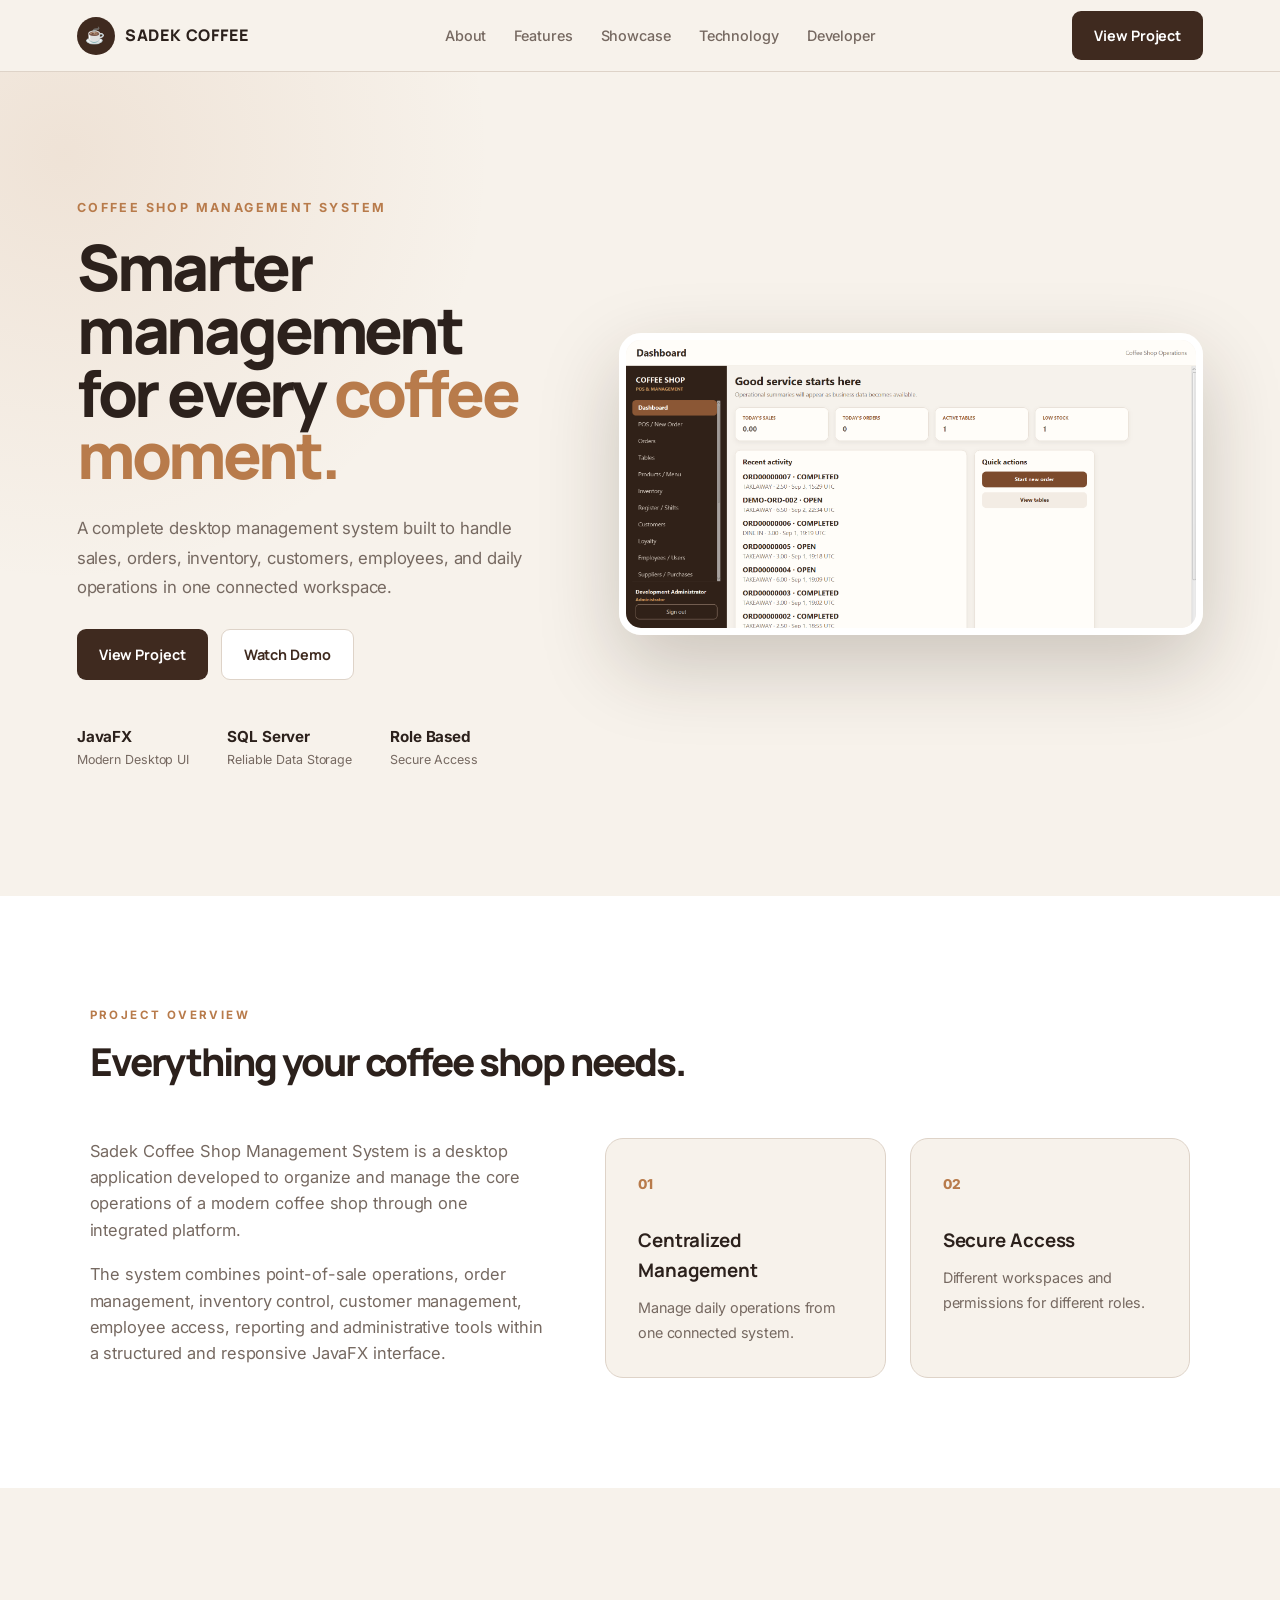
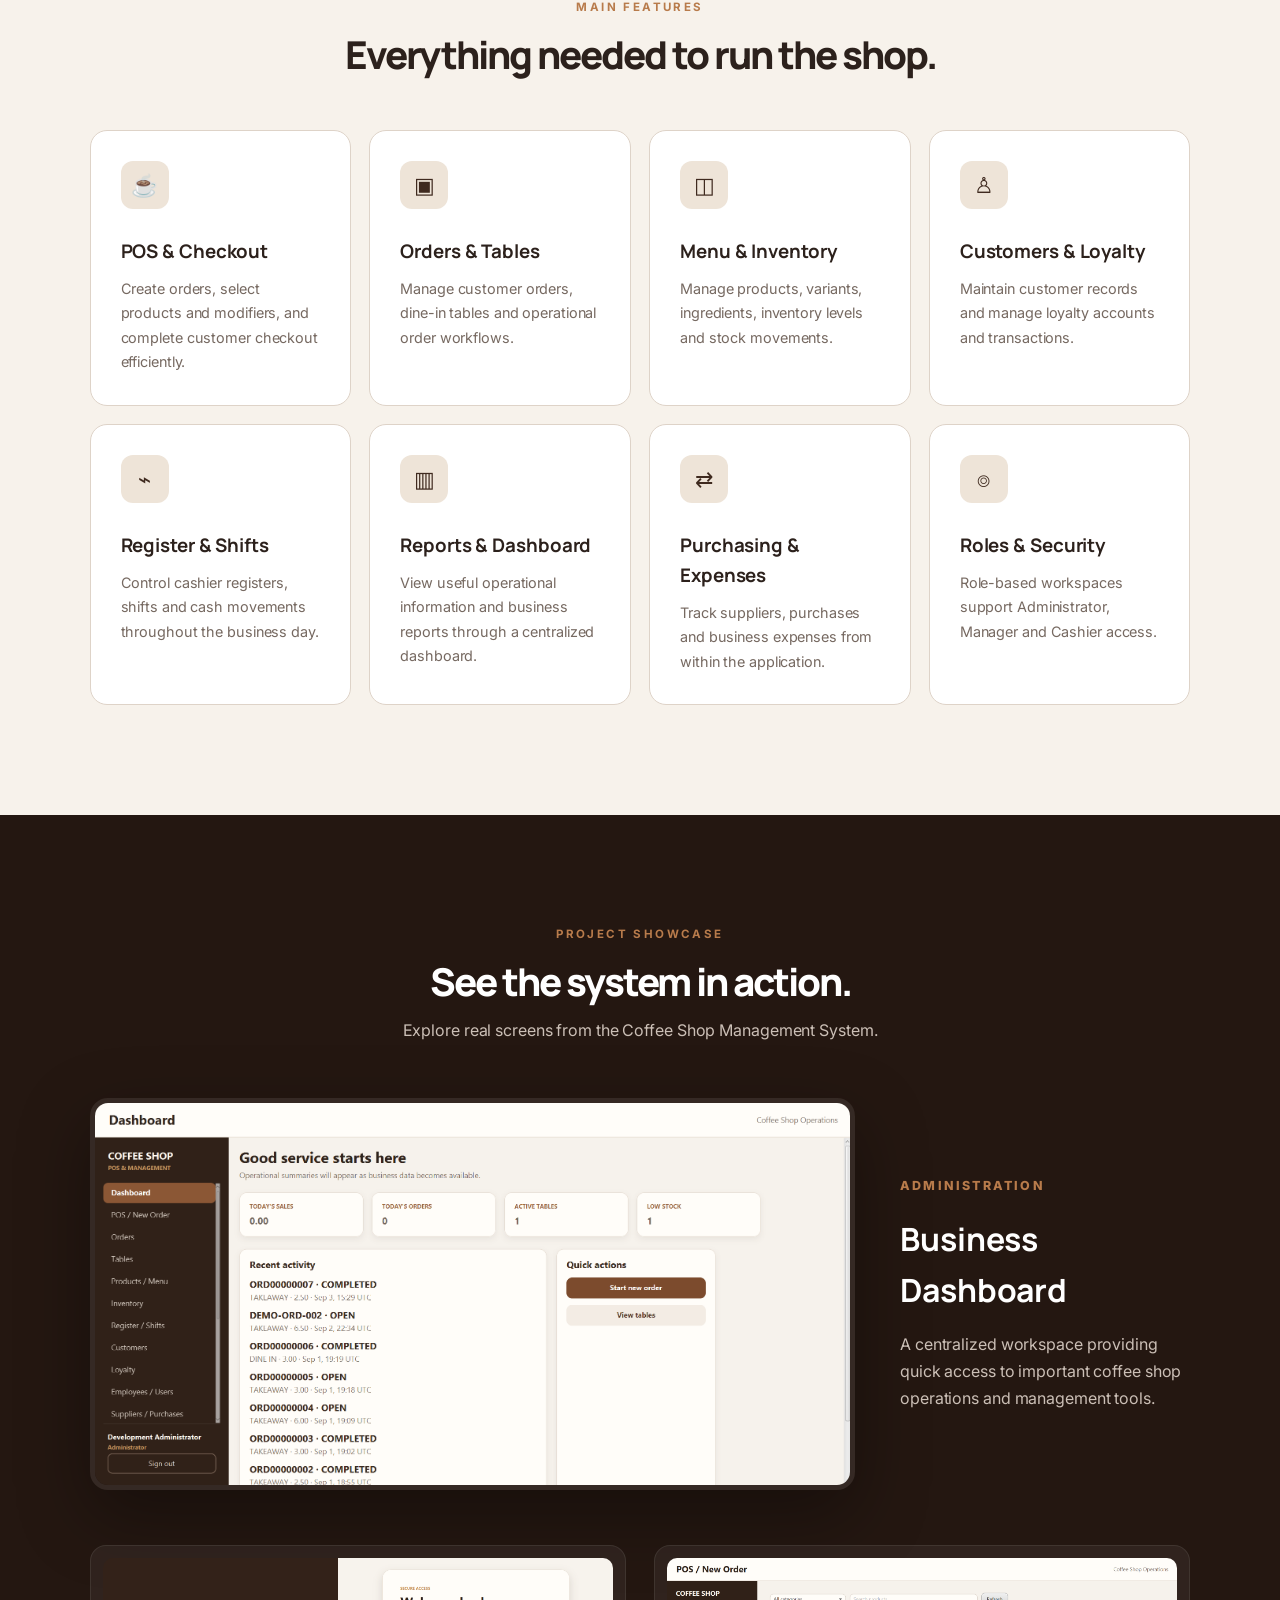
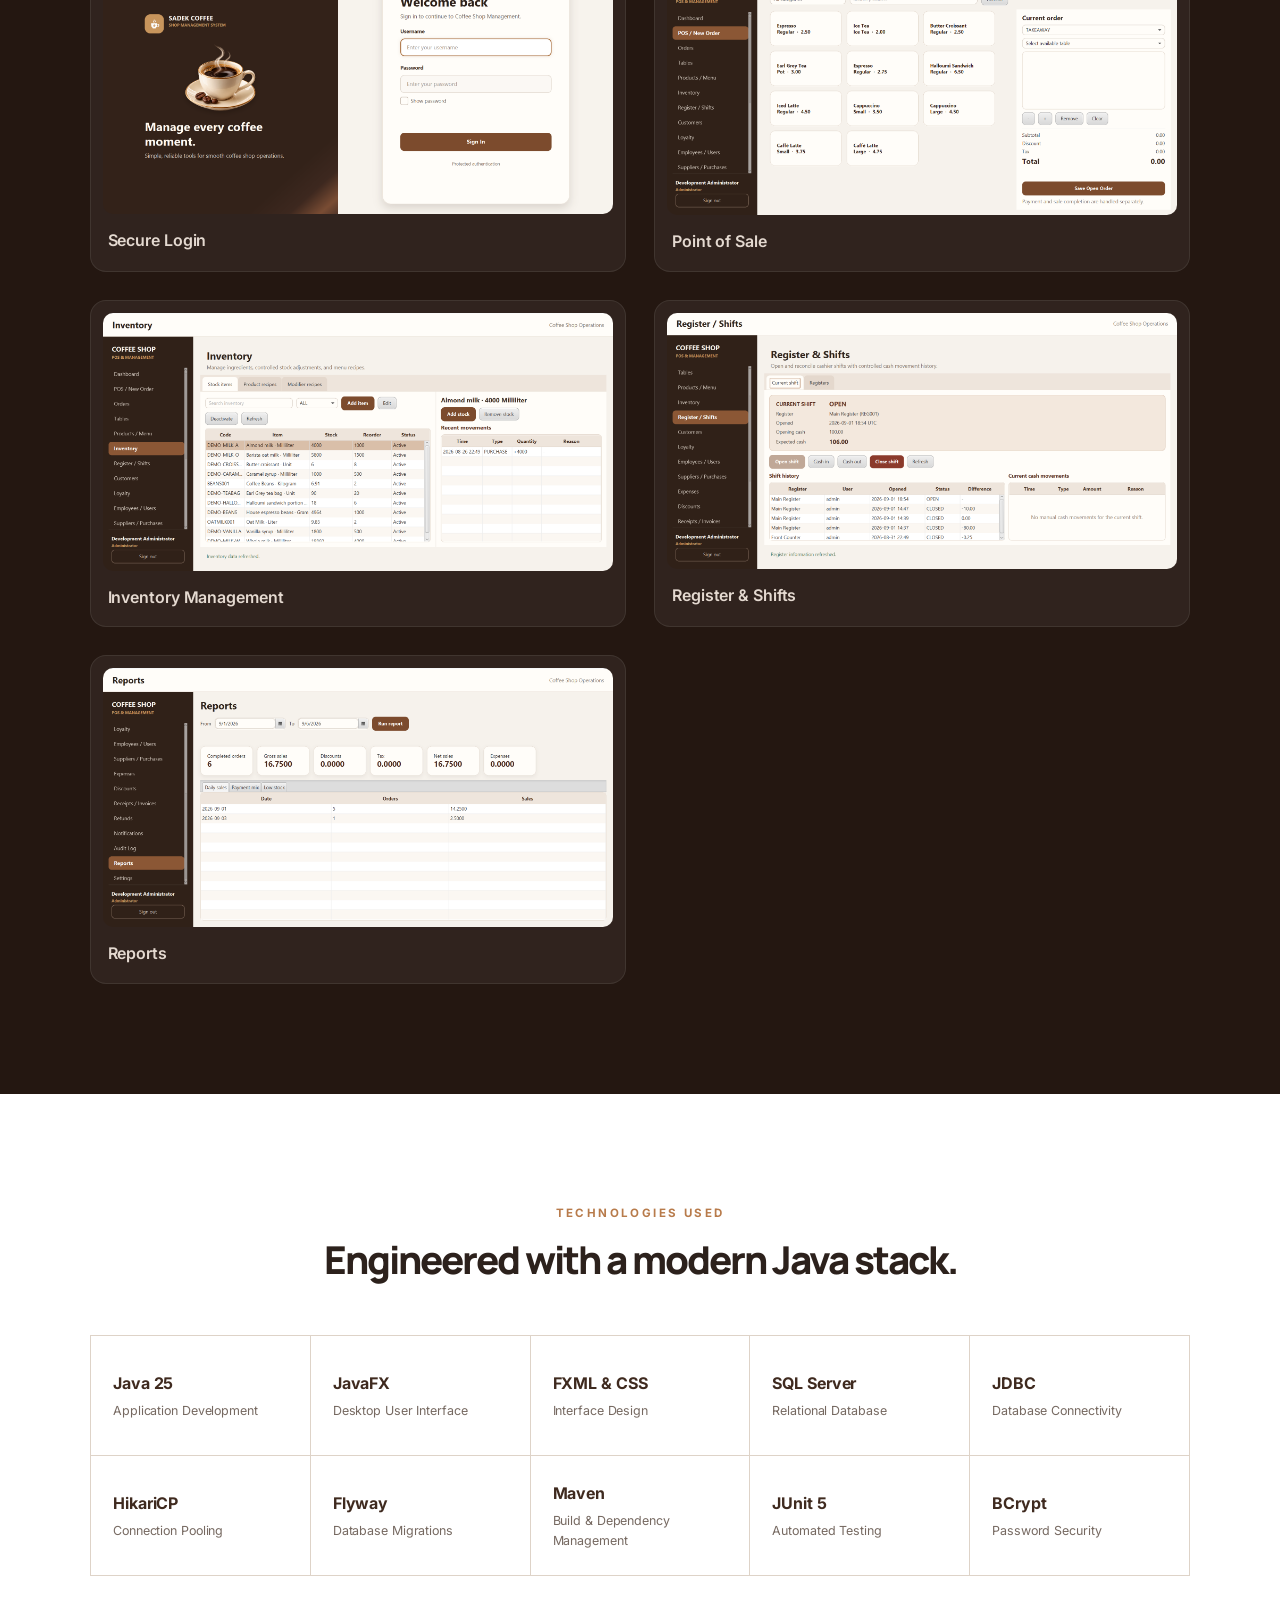
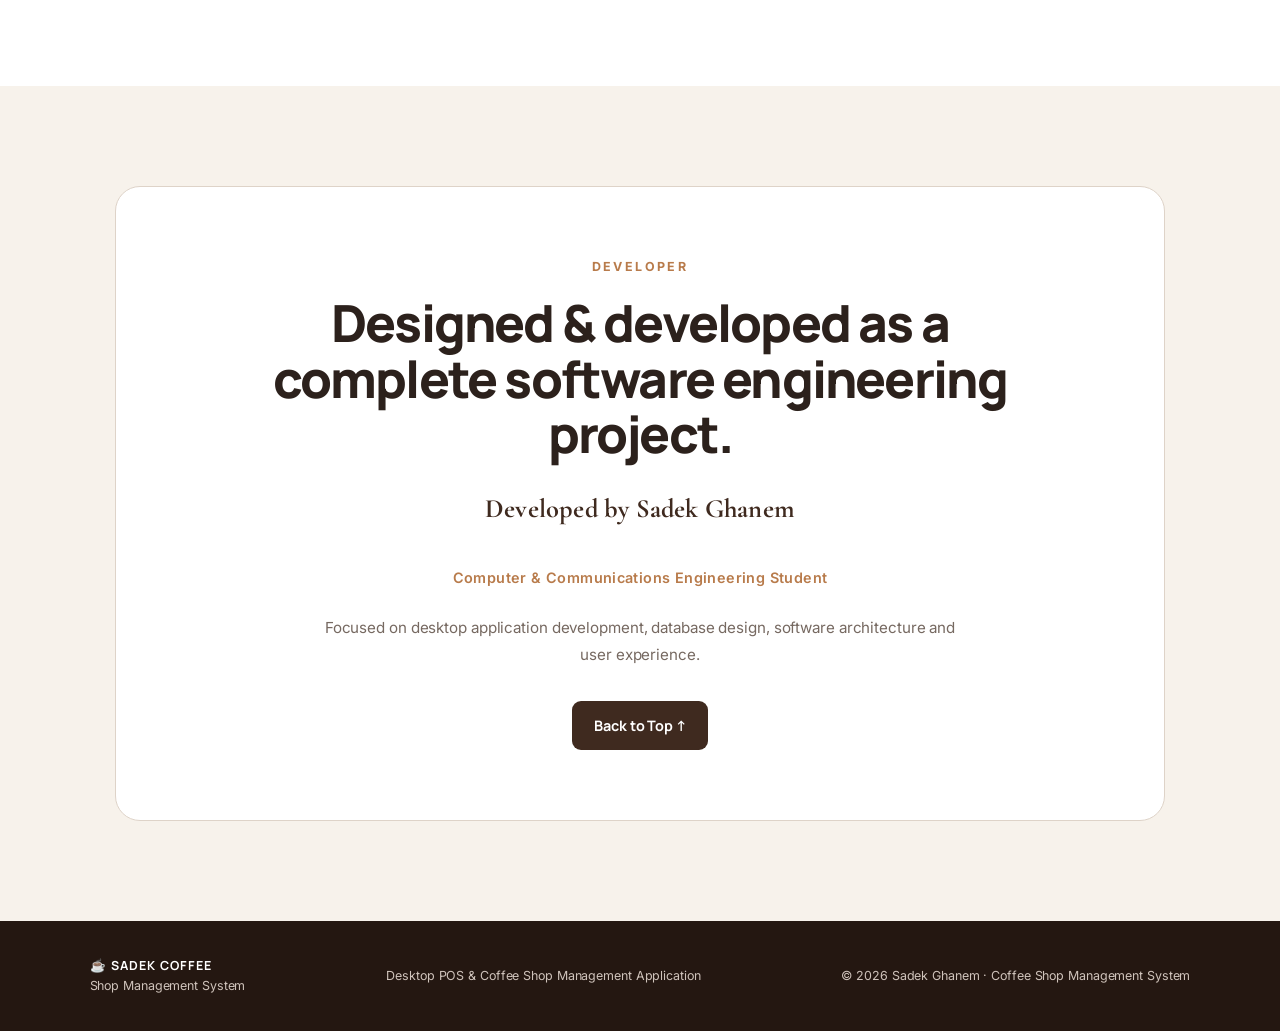
<file: docs/index.html>
﻿<!DOCTYPE html>
<html lang="en">
<head>
    <meta charset="UTF-8">
    <meta name="viewport" content="width=device-width, initial-scale=1.0">
    <meta name="description" content="Coffee Shop Management System - Professional desktop POS and coffee shop management application.">
    <title>Sadek Coffee | Management System</title>
    <link rel="preconnect" href="https://fonts.googleapis.com">
<link rel="preconnect" href="https://fonts.gstatic.com" crossorigin>
<link href="https://fonts.googleapis.com/css2?family=Inter:wght@400;500;600;700&family=Manrope:wght@600;700;800&display=swap" rel="stylesheet">
<link rel="preconnect" href="https://fonts.googleapis.com">
<link rel="preconnect" href="https://fonts.gstatic.com" crossorigin>
<link href="https://fonts.googleapis.com/css2?family=Cormorant+Garamond:wght@600;700&family=Inter:wght@400;500;600&family=Manrope:wght@700;800&display=swap" rel="stylesheet">
<link rel="stylesheet" href="style.css">
    <link rel="icon" href="assets/images/favicon.svg" type="image/svg+xml">
<meta property="og:title" content="Sadek Coffee Shop Management System">
<meta property="og:description" content="A complete desktop coffee shop management system for sales, orders, inventory, customers, employees and reporting.">
<meta property="og:type" content="website">
<meta property="og:url" content="https://ghanemsadek2-lang.github.io/CoffeeShopSystem/">
<meta property="og:image" content="https://ghanemsadek2-lang.github.io/CoffeeShopSystem/assets/images/coffee-social-preview.png">

<meta name="twitter:card" content="summary_large_image">
<meta name="twitter:title" content="Sadek Coffee Shop Management System">
<meta name="twitter:description" content="A complete desktop coffee shop management system for sales, orders, inventory, customers, employees and reporting.">
<meta name="twitter:image" content="https://ghanemsadek2-lang.github.io/CoffeeShopSystem/assets/images/coffee-social-preview.png">
</head>

<body>

<header class="navbar">
    <a href="#home" class="logo">
        <span class="logo-icon">☕</span>
        <span>SADEK COFFEE</span>
    </a>

    <nav>
        <a href="#about">About</a>
        <a href="#features">Features</a>
        <a href="#showcase">Showcase</a>
        <a href="#technology">Technology</a>
        <a href="#developer">Developer</a>
    </nav>

    <a href="#showcase" class="nav-button">View Project</a>
</header>


<main>

<section class="hero" id="home">
    <div class="hero-content">
        <p class="eyebrow">COFFEE SHOP MANAGEMENT SYSTEM</p>

        <h1>
            Smarter management<br>
            for every <span>coffee moment.</span>
        </h1>

        <p class="hero-description">
            A complete desktop management system built to handle sales, orders, inventory, customers, employees, and daily operations in one connected workspace.
        </p>

        <div class="hero-buttons">
            <a href="#showcase" class="primary-button">View Project</a>
            <a href="assets/video/demo.mp4" class="secondary-button">
                Watch Demo
            </a>
        </div>

        <div class="hero-stats">
            <div>
                <strong>JavaFX</strong>
                <span>Modern Desktop UI</span>
            </div>
            <div>
                <strong>SQL Server</strong>
                <span>Reliable Data Storage</span>
            </div>
            <div>
                <strong>Role Based</strong>
                <span>Secure Access</span>
            </div>
        </div>
    </div>

    <div class="hero-image">
        <img src="assets/images/dashboard.png" alt="Coffee Shop Dashboard">
    </div>
</section>


<section class="section about" id="about">
    <div class="section-heading">
        <p>PROJECT OVERVIEW</p>
        <h2>Everything your coffee shop needs.</h2>
    </div>

    <div class="about-grid">
        <div class="about-text">
            <p>
                Sadek Coffee Shop Management System is a desktop application
                developed to organize and manage the core operations of a
                modern coffee shop through one integrated platform.
            </p>

            <p>
                The system combines point-of-sale operations, order management,
                inventory control, customer management, employee access,
                reporting and administrative tools within a structured and
                responsive JavaFX interface.
            </p>
        </div>

        <div class="about-card">
            <span>01</span>
            <h3>Centralized Management</h3>
            <p>Manage daily operations from one connected system.</p>
        </div>

        <div class="about-card">
            <span>02</span>
            <h3>Secure Access</h3>
            <p>Different workspaces and permissions for different roles.</p>
        </div>
    </div>
</section>


<section class="section features-section" id="features">
    <div class="section-heading center">
        <p>MAIN FEATURES</p>
        <h2>Everything needed to run the shop.</h2>
    </div>

    <div class="features-grid">

        <article class="feature-card">
            <div class="feature-icon">☕</div>
            <h3>POS & Checkout</h3>
            <p>Create orders, select products and modifiers, and complete customer checkout efficiently.</p>
        </article>

        <article class="feature-card">
            <div class="feature-icon">▣</div>
            <h3>Orders & Tables</h3>
            <p>Manage customer orders, dine-in tables and operational order workflows.</p>
        </article>

        <article class="feature-card">
            <div class="feature-icon">◫</div>
            <h3>Menu & Inventory</h3>
            <p>Manage products, variants, ingredients, inventory levels and stock movements.</p>
        </article>

        <article class="feature-card">
            <div class="feature-icon">♙</div>
            <h3>Customers & Loyalty</h3>
            <p>Maintain customer records and manage loyalty accounts and transactions.</p>
        </article>

        <article class="feature-card">
            <div class="feature-icon">⌁</div>
            <h3>Register & Shifts</h3>
            <p>Control cashier registers, shifts and cash movements throughout the business day.</p>
        </article>

        <article class="feature-card">
            <div class="feature-icon">▥</div>
            <h3>Reports & Dashboard</h3>
            <p>View useful operational information and business reports through a centralized dashboard.</p>
        </article>

        <article class="feature-card">
            <div class="feature-icon">⇄</div>
            <h3>Purchasing & Expenses</h3>
            <p>Track suppliers, purchases and business expenses from within the application.</p>
        </article>

        <article class="feature-card">
            <div class="feature-icon">⌾</div>
            <h3>Roles & Security</h3>
            <p>Role-based workspaces support Administrator, Manager and Cashier access.</p>
        </article>

    </div>
</section>


<section class="section showcase" id="showcase">
    <div class="section-heading center">
        <p>PROJECT SHOWCASE</p>
        <h2>See the system in action.</h2>
        <span>Explore real screens from the Coffee Shop Management System.</span>
    </div>

    <div class="showcase-featured">
        <img src="assets/images/dashboard.png" alt="Dashboard">
        <div>
            <p>ADMINISTRATION</p>
            <h3>Business Dashboard</h3>
            <span>
                A centralized workspace providing quick access to important
                coffee shop operations and management tools.
            </span>
        </div>
    </div>

    <div class="screens-grid">

        <figure>
            <img src="assets/images/login.png" alt="Login Screen">
            <figcaption>Secure Login</figcaption>
        </figure>

        <figure>
            <img src="assets/images/pos.png" alt="Point of Sale">
            <figcaption>Point of Sale</figcaption>
        </figure>

        <figure>
            <img src="assets/images/inventory.png" alt="Inventory">
            <figcaption>Inventory Management</figcaption>
        </figure>

        <figure>
            <img src="assets/images/register.png" alt="Register Management">
            <figcaption>Register & Shifts</figcaption>
        </figure>

        <figure>
            <img src="assets/images/reports.png" alt="Reports">
            <figcaption>Reports</figcaption>
        </figure>

    </div>
</section>


<section class="section technology" id="technology">
    <div class="section-heading center">
        <p>TECHNOLOGIES USED</p>
        <h2>Engineered with a modern Java stack.</h2>
    </div>

    <div class="technology-grid">
        <div><strong>Java 25</strong><span>Application Development</span></div>
        <div><strong>JavaFX</strong><span>Desktop User Interface</span></div>
        <div><strong>FXML & CSS</strong><span>Interface Design</span></div>
        <div><strong>SQL Server</strong><span>Relational Database</span></div>
        <div><strong>JDBC</strong><span>Database Connectivity</span></div>
        <div><strong>HikariCP</strong><span>Connection Pooling</span></div>
        <div><strong>Flyway</strong><span>Database Migrations</span></div>
        <div><strong>Maven</strong><span>Build & Dependency Management</span></div>
        <div><strong>JUnit 5</strong><span>Automated Testing</span></div>
        <div><strong>BCrypt</strong><span>Password Security</span></div>
    </div>
</section>


<section class="developer-section" id="developer">
    <div class="developer-card">
        <p class="eyebrow">DEVELOPER</p>

        <h2>Designed & developed as a complete software engineering project.</h2>

        <p>
            <strong class="developer-name">Developed by Sadek Ghanem</strong>
            <p class="developer-role">Computer & Communications Engineering Student</p>
            <p>Focused on desktop application development, database design, software architecture and user experience.</p>
        </p>

        <a href="#home" class="primary-button">Back to Top ↑</a>
    </div>
</section>

</main>


<footer>
    <div>
        <strong>☕ SADEK COFFEE</strong>
        <span>Shop Management System</span>
    </div>

    <p>Desktop POS & Coffee Shop Management Application</p>

    <p>© 2026 Sadek Ghanem · Coffee Shop Management System</p>
</footer>

</body>
</html>
</file>
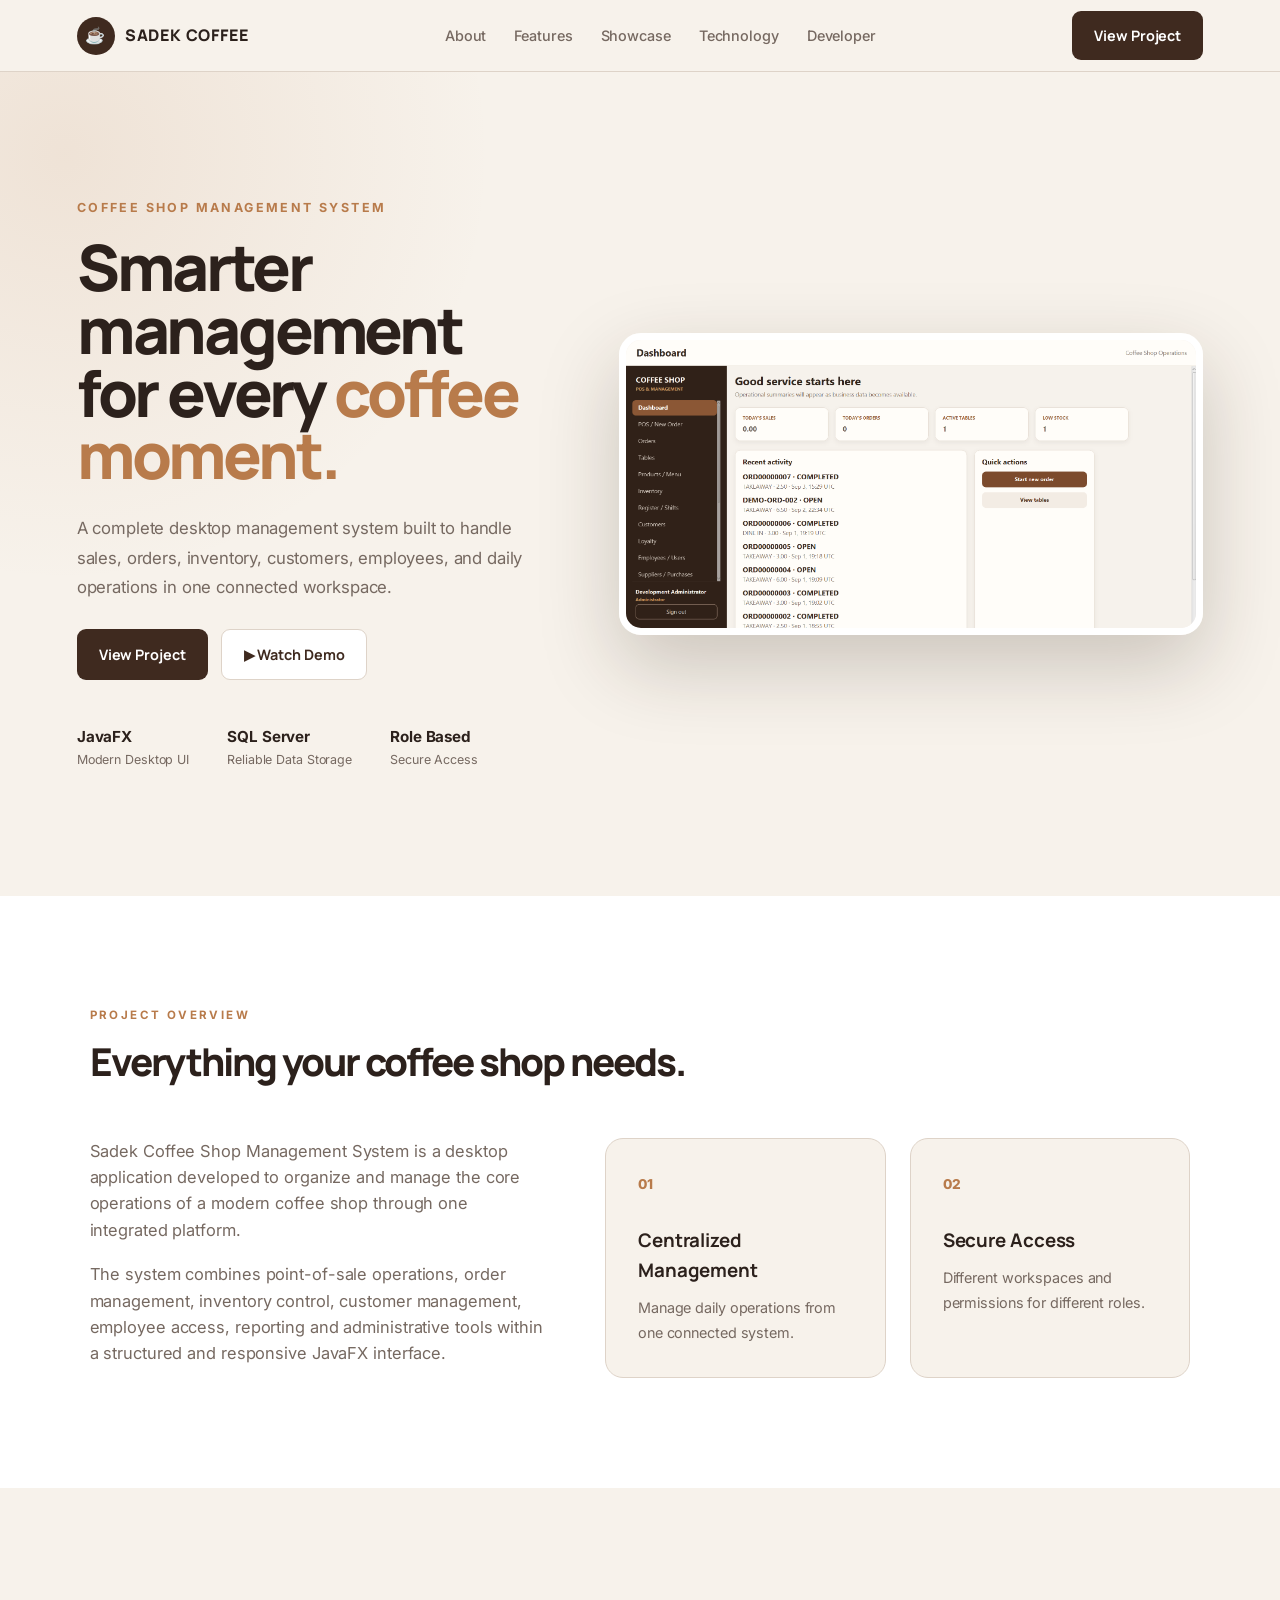
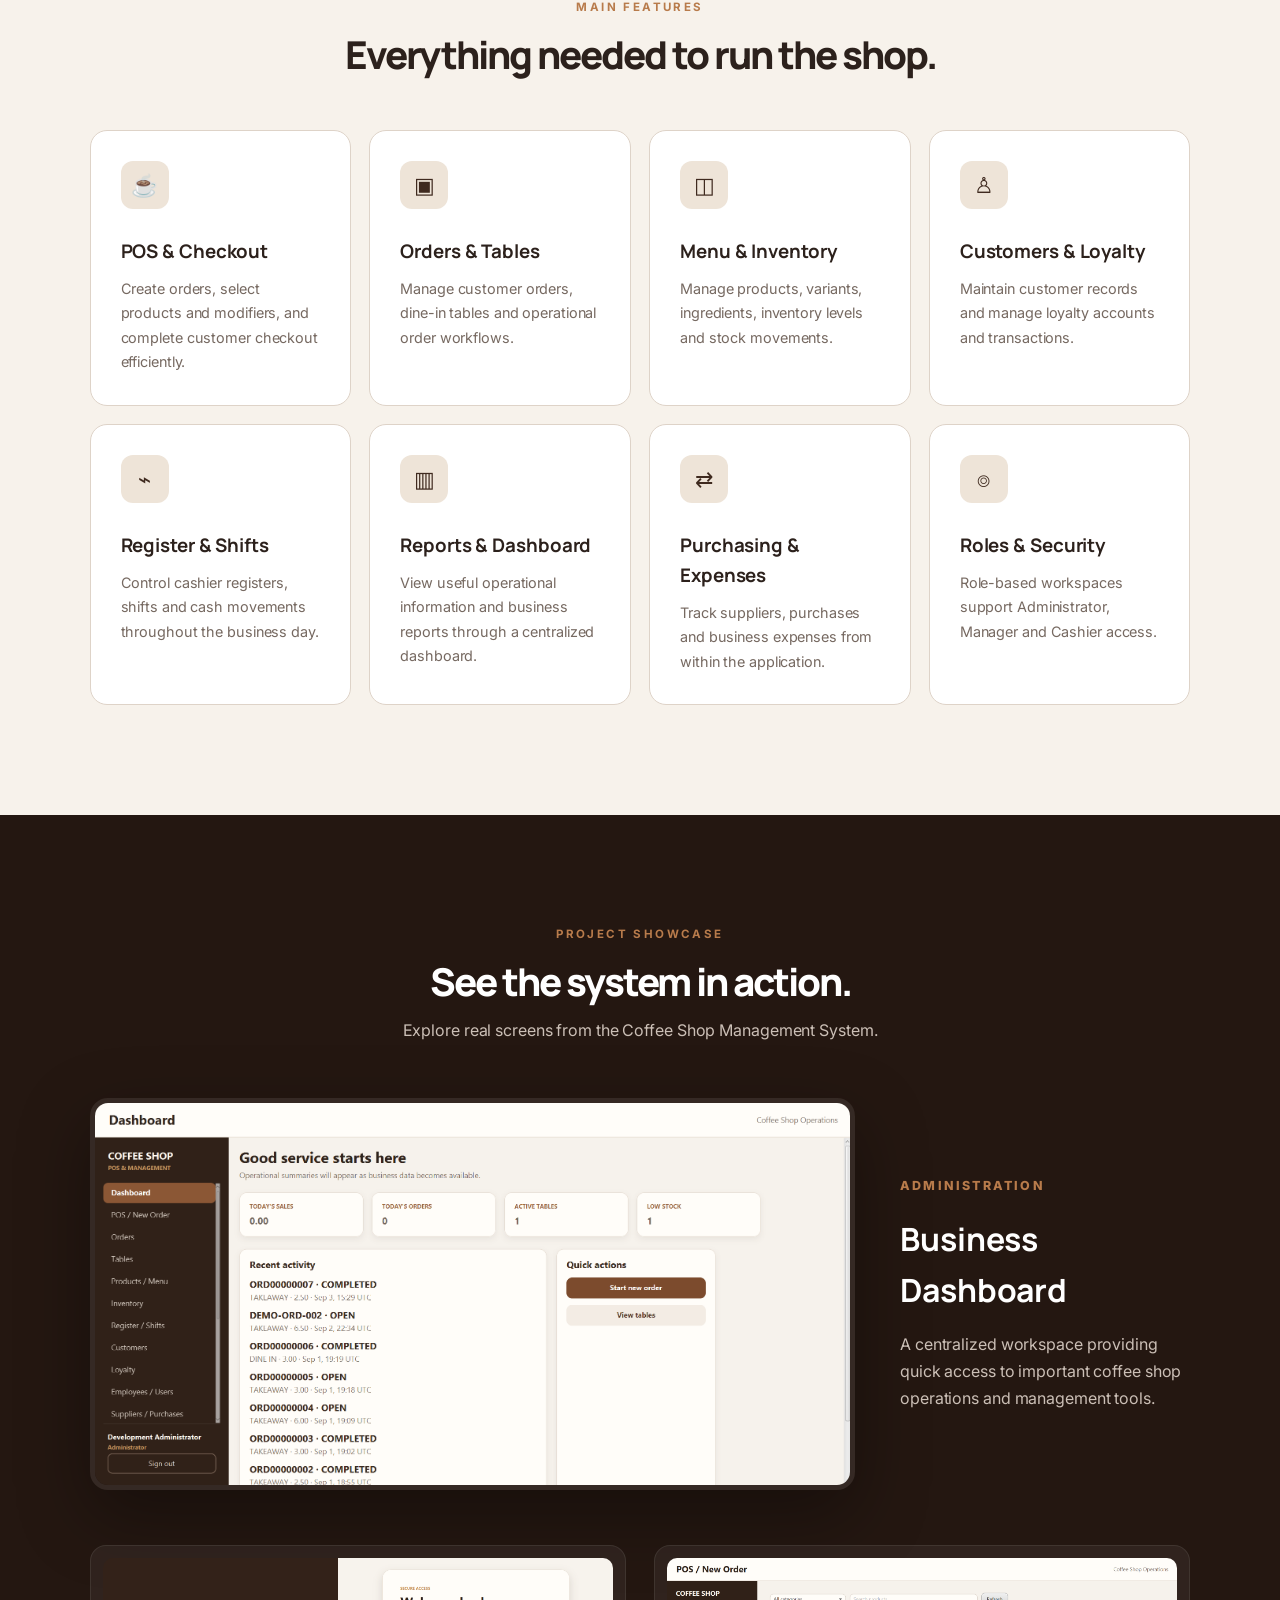
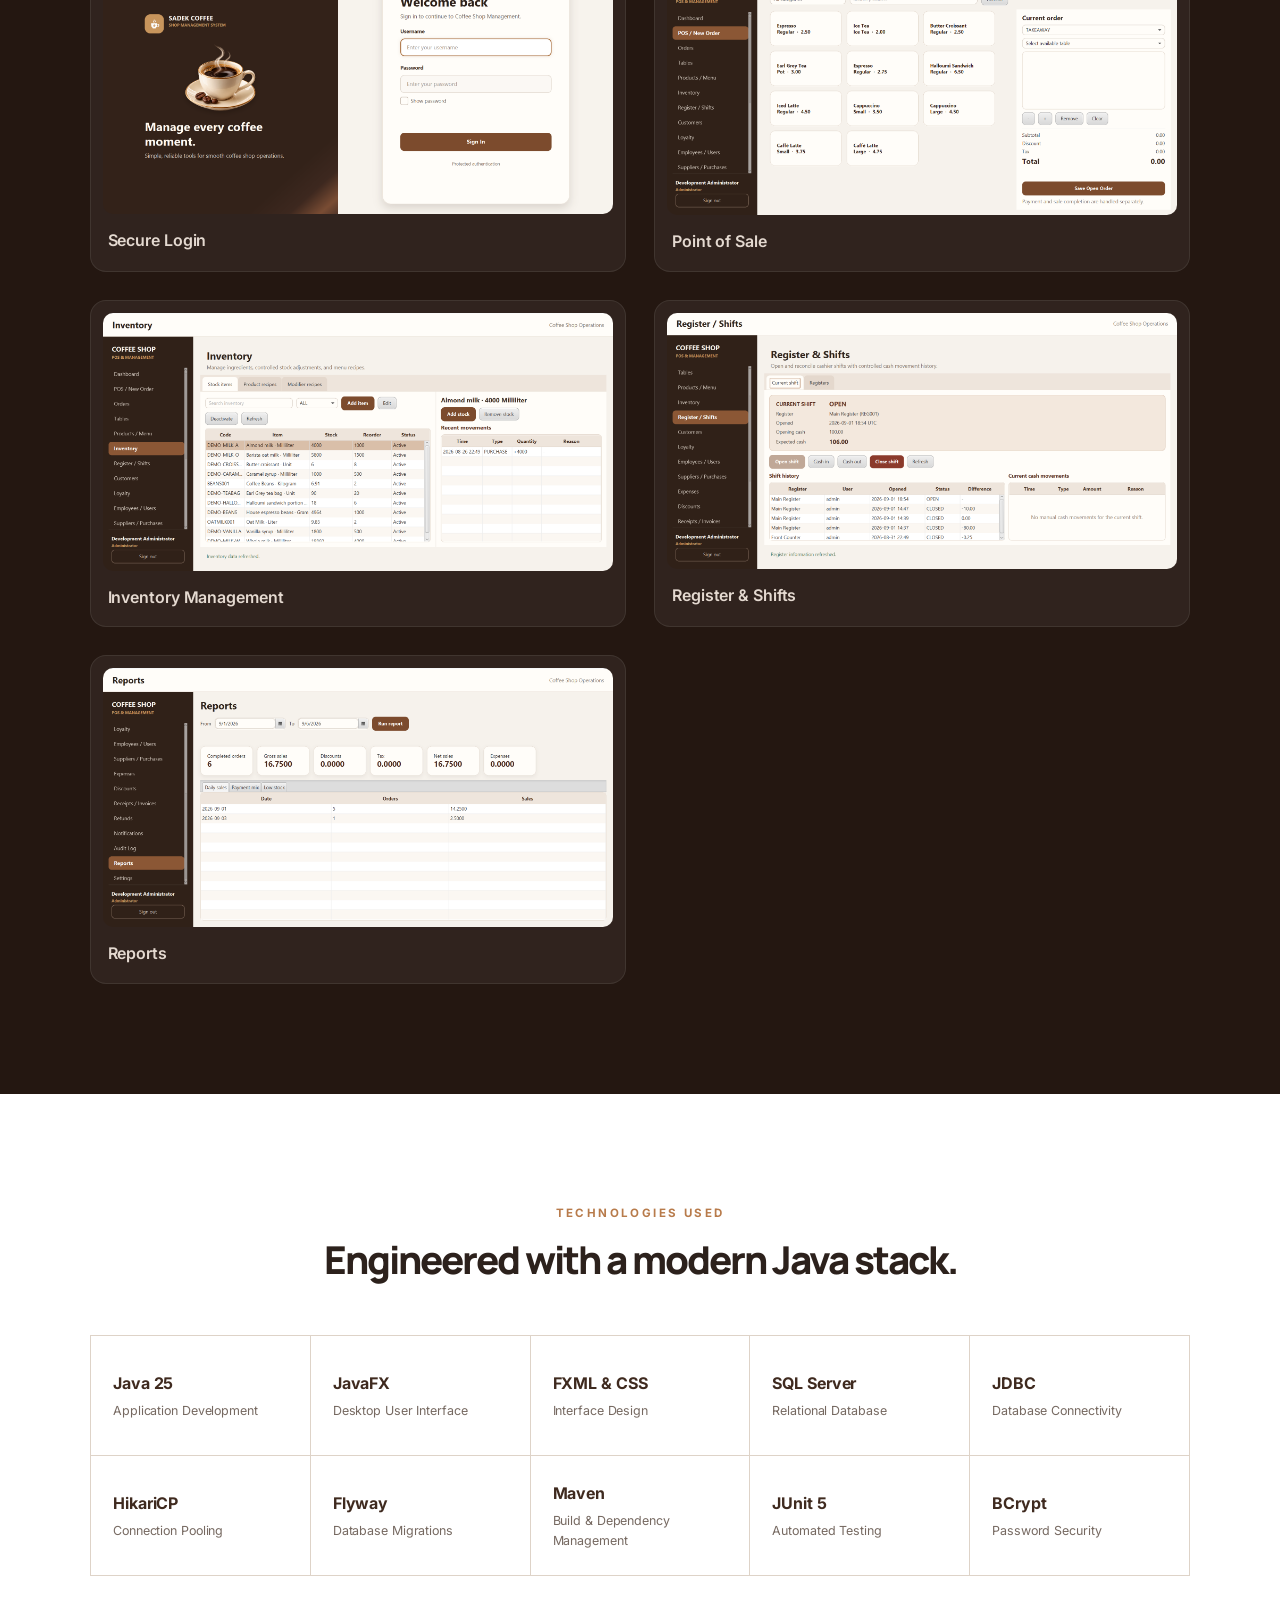
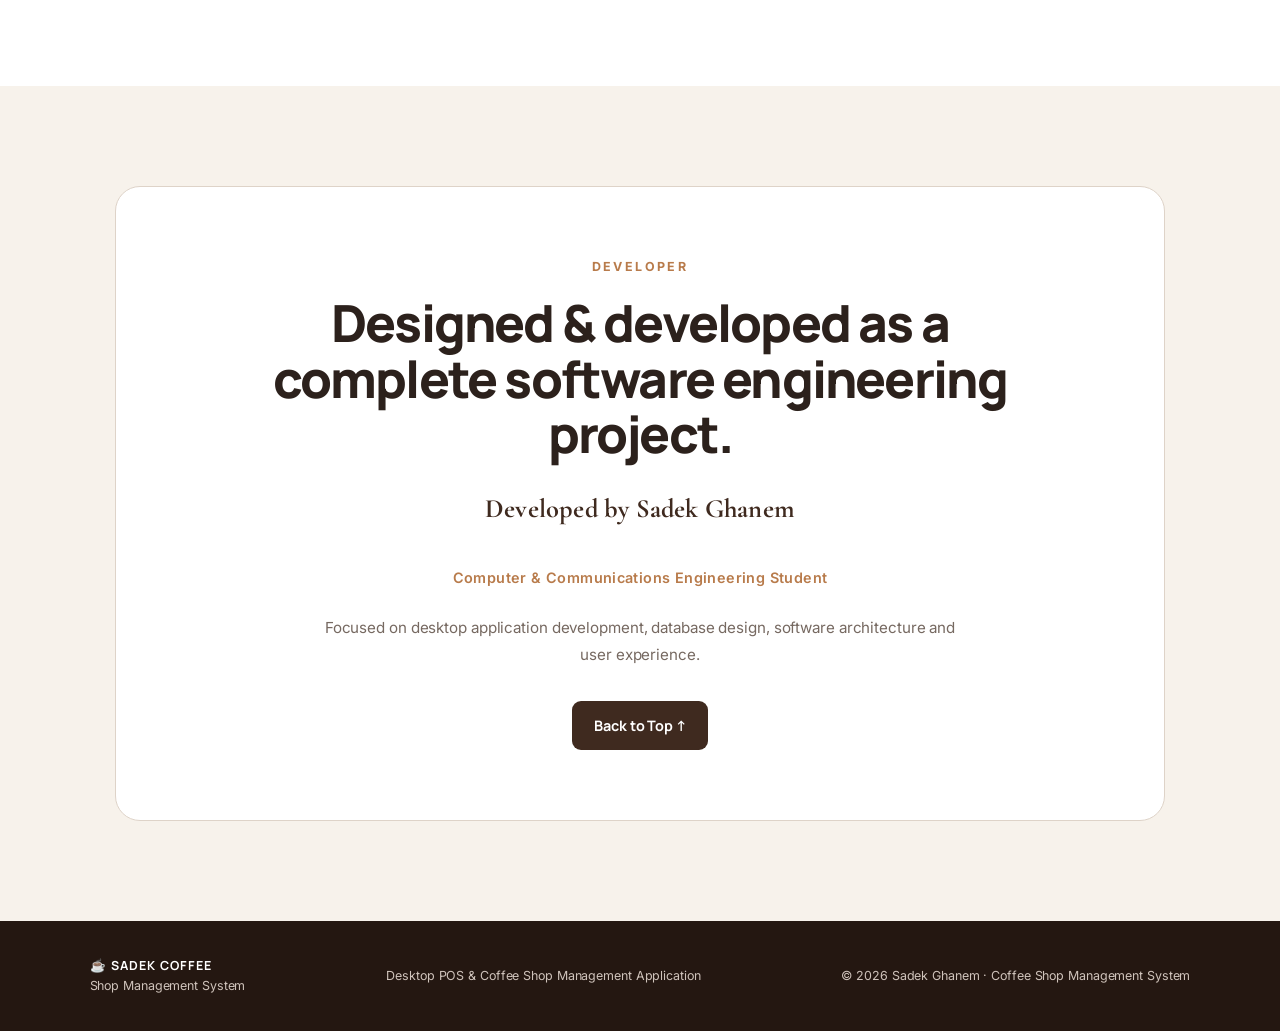
<file: portfolio/index.html>
﻿<!DOCTYPE html>
<html lang="en">
<head>
    <meta charset="UTF-8">
    <meta name="viewport" content="width=device-width, initial-scale=1.0">
    <meta name="description" content="Coffee Shop Management System - Professional desktop POS and coffee shop management application.">
    <title>Sadek Coffee | Management System</title>
    <link rel="preconnect" href="https://fonts.googleapis.com">
<link rel="preconnect" href="https://fonts.gstatic.com" crossorigin>
<link href="https://fonts.googleapis.com/css2?family=Inter:wght@400;500;600;700&family=Manrope:wght@600;700;800&display=swap" rel="stylesheet">
<link rel="preconnect" href="https://fonts.googleapis.com">
<link rel="preconnect" href="https://fonts.gstatic.com" crossorigin>
<link href="https://fonts.googleapis.com/css2?family=Cormorant+Garamond:wght@600;700&family=Inter:wght@400;500;600&family=Manrope:wght@700;800&display=swap" rel="stylesheet">
<link rel="stylesheet" href="style.css">
    <link rel="icon" href="assets/images/favicon.svg" type="image/svg+xml">
</head>

<body>

<header class="navbar">
    <a href="#home" class="logo">
        <span class="logo-icon">☕</span>
        <span>SADEK COFFEE</span>
    </a>

    <nav>
        <a href="#about">About</a>
        <a href="#features">Features</a>
        <a href="#showcase">Showcase</a>
        <a href="#technology">Technology</a>
        <a href="#developer">Developer</a>
    </nav>

    <a href="#showcase" class="nav-button">View Project</a>
</header>


<main>

<section class="hero" id="home">
    <div class="hero-content">
        <p class="eyebrow">COFFEE SHOP MANAGEMENT SYSTEM</p>

        <h1>
            Smarter management<br>
            for every <span>coffee moment.</span>
        </h1>

        <p class="hero-description">
            A complete desktop management system built to handle sales, orders, inventory, customers, employees, and daily operations in one connected workspace.
        </p>

        <div class="hero-buttons">
            <a href="#showcase" class="primary-button">View Project</a>
            <a href="assets/video/demo.mp4" class="secondary-button">
                ▶ Watch Demo
            </a>
        </div>

        <div class="hero-stats">
            <div>
                <strong>JavaFX</strong>
                <span>Modern Desktop UI</span>
            </div>
            <div>
                <strong>SQL Server</strong>
                <span>Reliable Data Storage</span>
            </div>
            <div>
                <strong>Role Based</strong>
                <span>Secure Access</span>
            </div>
        </div>
    </div>

    <div class="hero-image">
        <img src="assets/images/dashboard.png" alt="Coffee Shop Dashboard">
    </div>
</section>


<section class="section about" id="about">
    <div class="section-heading">
        <p>PROJECT OVERVIEW</p>
        <h2>Everything your coffee shop needs.</h2>
    </div>

    <div class="about-grid">
        <div class="about-text">
            <p>
                Sadek Coffee Shop Management System is a desktop application
                developed to organize and manage the core operations of a
                modern coffee shop through one integrated platform.
            </p>

            <p>
                The system combines point-of-sale operations, order management,
                inventory control, customer management, employee access,
                reporting and administrative tools within a structured and
                responsive JavaFX interface.
            </p>
        </div>

        <div class="about-card">
            <span>01</span>
            <h3>Centralized Management</h3>
            <p>Manage daily operations from one connected system.</p>
        </div>

        <div class="about-card">
            <span>02</span>
            <h3>Secure Access</h3>
            <p>Different workspaces and permissions for different roles.</p>
        </div>
    </div>
</section>


<section class="section features-section" id="features">
    <div class="section-heading center">
        <p>MAIN FEATURES</p>
        <h2>Everything needed to run the shop.</h2>
    </div>

    <div class="features-grid">

        <article class="feature-card">
            <div class="feature-icon">☕</div>
            <h3>POS & Checkout</h3>
            <p>Create orders, select products and modifiers, and complete customer checkout efficiently.</p>
        </article>

        <article class="feature-card">
            <div class="feature-icon">▣</div>
            <h3>Orders & Tables</h3>
            <p>Manage customer orders, dine-in tables and operational order workflows.</p>
        </article>

        <article class="feature-card">
            <div class="feature-icon">◫</div>
            <h3>Menu & Inventory</h3>
            <p>Manage products, variants, ingredients, inventory levels and stock movements.</p>
        </article>

        <article class="feature-card">
            <div class="feature-icon">♙</div>
            <h3>Customers & Loyalty</h3>
            <p>Maintain customer records and manage loyalty accounts and transactions.</p>
        </article>

        <article class="feature-card">
            <div class="feature-icon">⌁</div>
            <h3>Register & Shifts</h3>
            <p>Control cashier registers, shifts and cash movements throughout the business day.</p>
        </article>

        <article class="feature-card">
            <div class="feature-icon">▥</div>
            <h3>Reports & Dashboard</h3>
            <p>View useful operational information and business reports through a centralized dashboard.</p>
        </article>

        <article class="feature-card">
            <div class="feature-icon">⇄</div>
            <h3>Purchasing & Expenses</h3>
            <p>Track suppliers, purchases and business expenses from within the application.</p>
        </article>

        <article class="feature-card">
            <div class="feature-icon">⌾</div>
            <h3>Roles & Security</h3>
            <p>Role-based workspaces support Administrator, Manager and Cashier access.</p>
        </article>

    </div>
</section>


<section class="section showcase" id="showcase">
    <div class="section-heading center">
        <p>PROJECT SHOWCASE</p>
        <h2>See the system in action.</h2>
        <span>Explore real screens from the Coffee Shop Management System.</span>
    </div>

    <div class="showcase-featured">
        <img src="assets/images/dashboard.png" alt="Dashboard">
        <div>
            <p>ADMINISTRATION</p>
            <h3>Business Dashboard</h3>
            <span>
                A centralized workspace providing quick access to important
                coffee shop operations and management tools.
            </span>
        </div>
    </div>

    <div class="screens-grid">

        <figure>
            <img src="assets/images/login.png" alt="Login Screen">
            <figcaption>Secure Login</figcaption>
        </figure>

        <figure>
            <img src="assets/images/pos.png" alt="Point of Sale">
            <figcaption>Point of Sale</figcaption>
        </figure>

        <figure>
            <img src="assets/images/inventory.png" alt="Inventory">
            <figcaption>Inventory Management</figcaption>
        </figure>

        <figure>
            <img src="assets/images/register.png" alt="Register Management">
            <figcaption>Register & Shifts</figcaption>
        </figure>

        <figure>
            <img src="assets/images/reports.png" alt="Reports">
            <figcaption>Reports</figcaption>
        </figure>

    </div>
</section>


<section class="section technology" id="technology">
    <div class="section-heading center">
        <p>TECHNOLOGIES USED</p>
        <h2>Engineered with a modern Java stack.</h2>
    </div>

    <div class="technology-grid">
        <div><strong>Java 25</strong><span>Application Development</span></div>
        <div><strong>JavaFX</strong><span>Desktop User Interface</span></div>
        <div><strong>FXML & CSS</strong><span>Interface Design</span></div>
        <div><strong>SQL Server</strong><span>Relational Database</span></div>
        <div><strong>JDBC</strong><span>Database Connectivity</span></div>
        <div><strong>HikariCP</strong><span>Connection Pooling</span></div>
        <div><strong>Flyway</strong><span>Database Migrations</span></div>
        <div><strong>Maven</strong><span>Build & Dependency Management</span></div>
        <div><strong>JUnit 5</strong><span>Automated Testing</span></div>
        <div><strong>BCrypt</strong><span>Password Security</span></div>
    </div>
</section>


<section class="developer-section" id="developer">
    <div class="developer-card">
        <p class="eyebrow">DEVELOPER</p>

        <h2>Designed & developed as a complete software engineering project.</h2>

        <p>
            <strong class="developer-name">Developed by Sadek Ghanem</strong>
            <p class="developer-role">Computer & Communications Engineering Student</p>
            <p>Focused on desktop application development, database design, software architecture and user experience.</p>
        </p>

        <a href="#home" class="primary-button">Back to Top ↑</a>
    </div>
</section>

</main>


<footer>
    <div>
        <strong>☕ SADEK COFFEE</strong>
        <span>Shop Management System</span>
    </div>

    <p>Desktop POS & Coffee Shop Management Application</p>

    <p>© 2026 Sadek Ghanem · Coffee Shop Management System</p>
</footer>

</body>
</html>
</file>
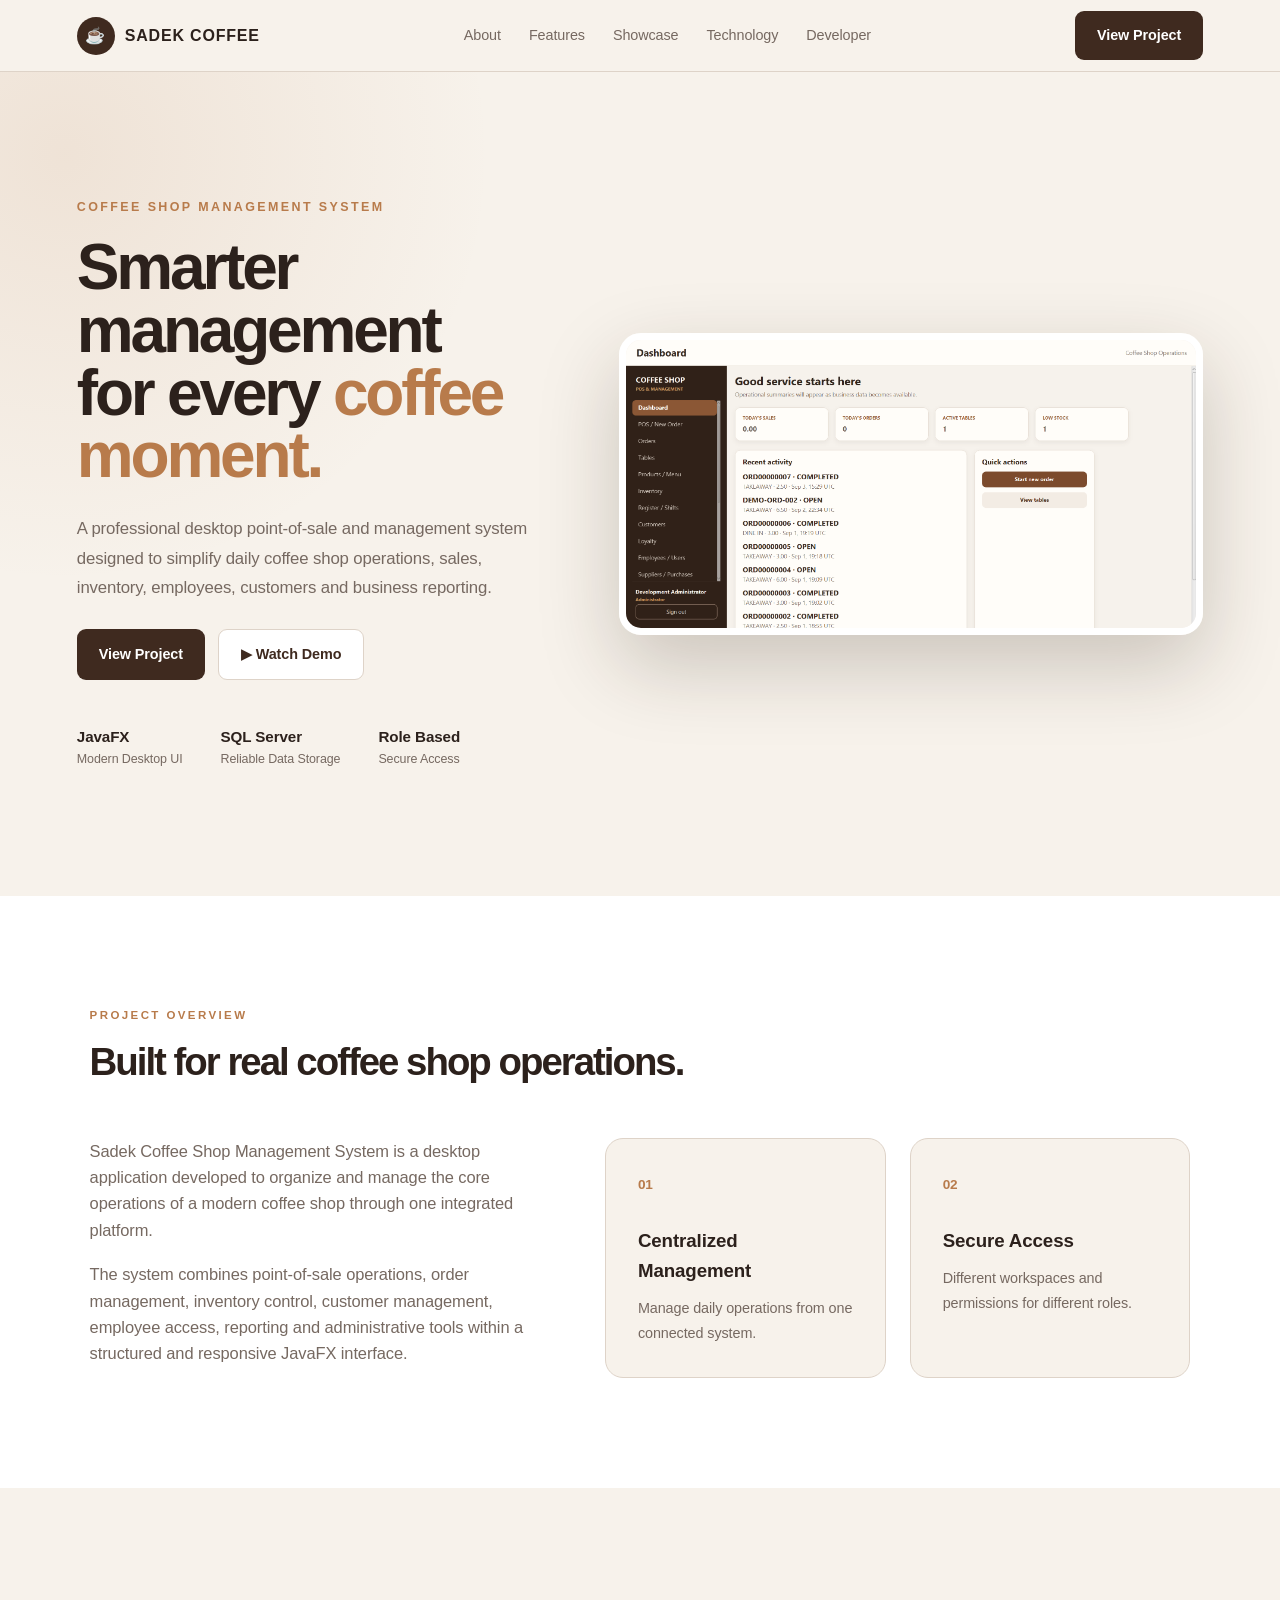
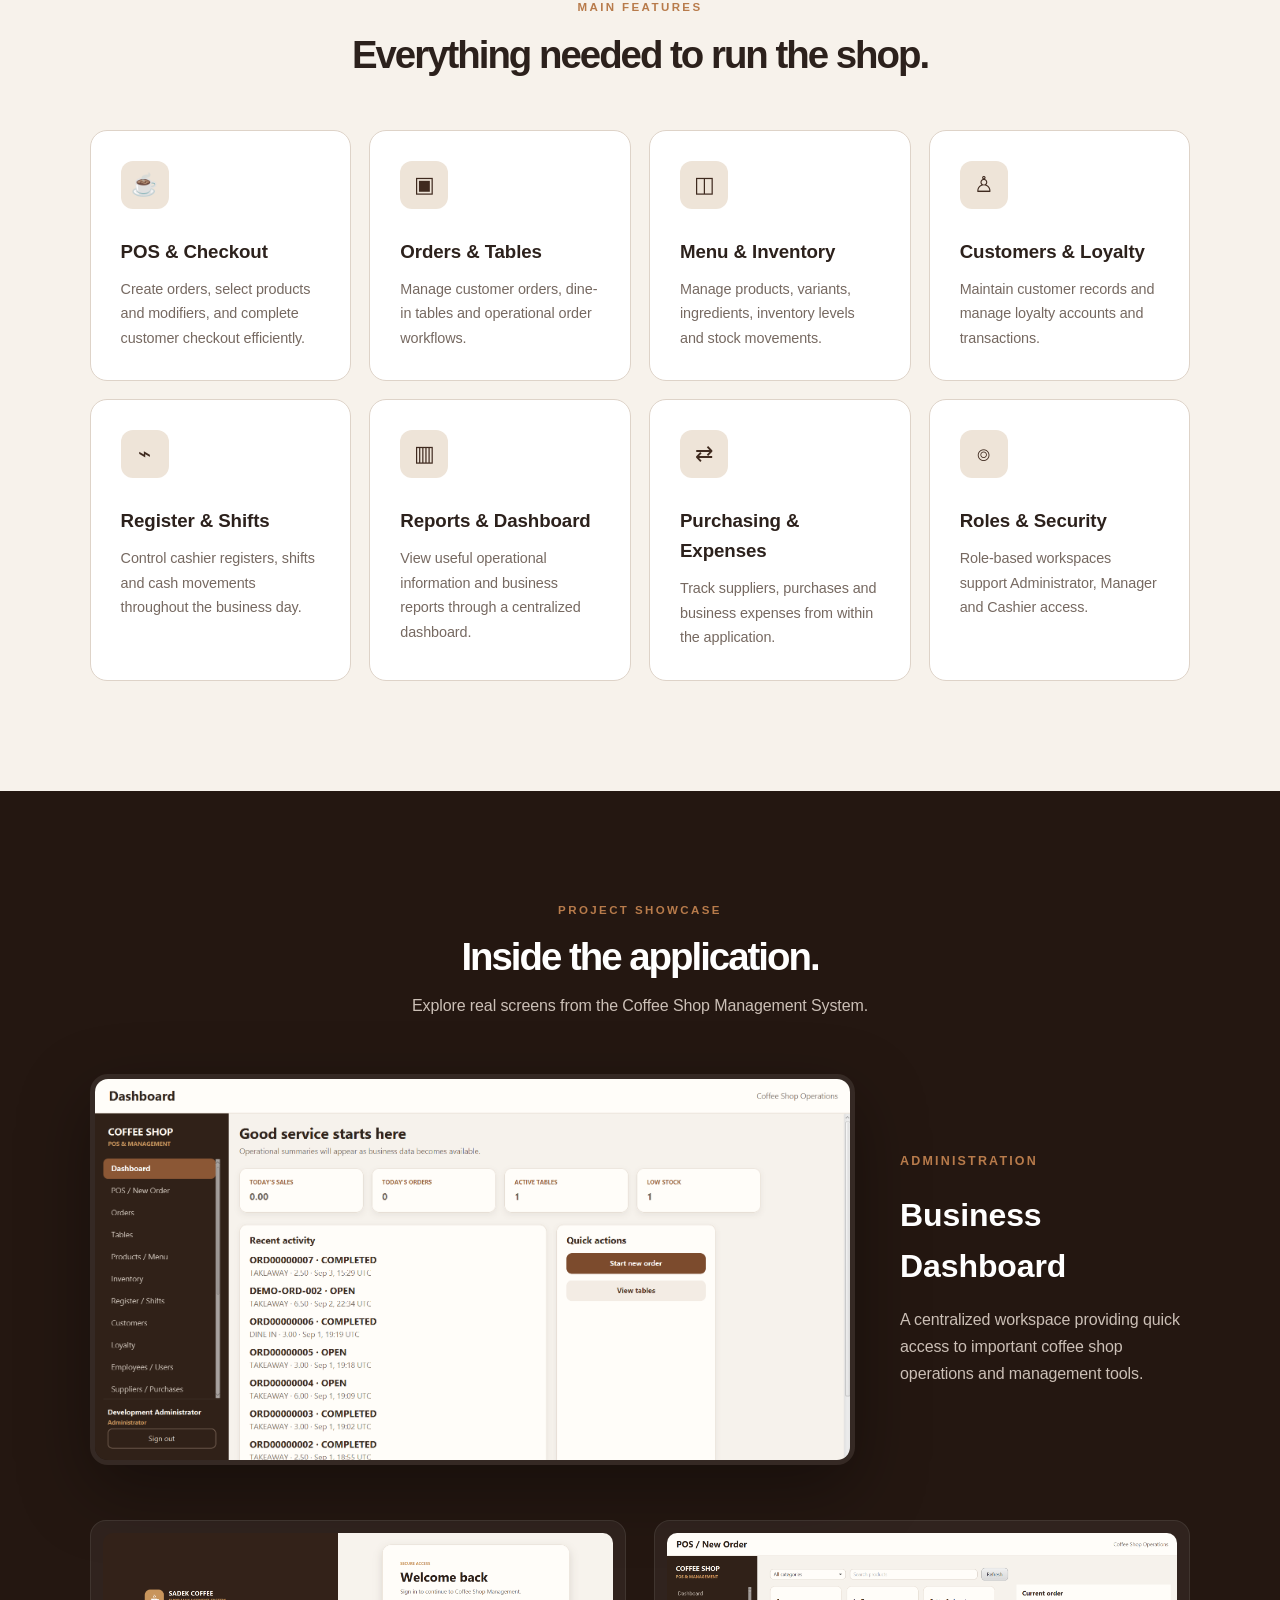
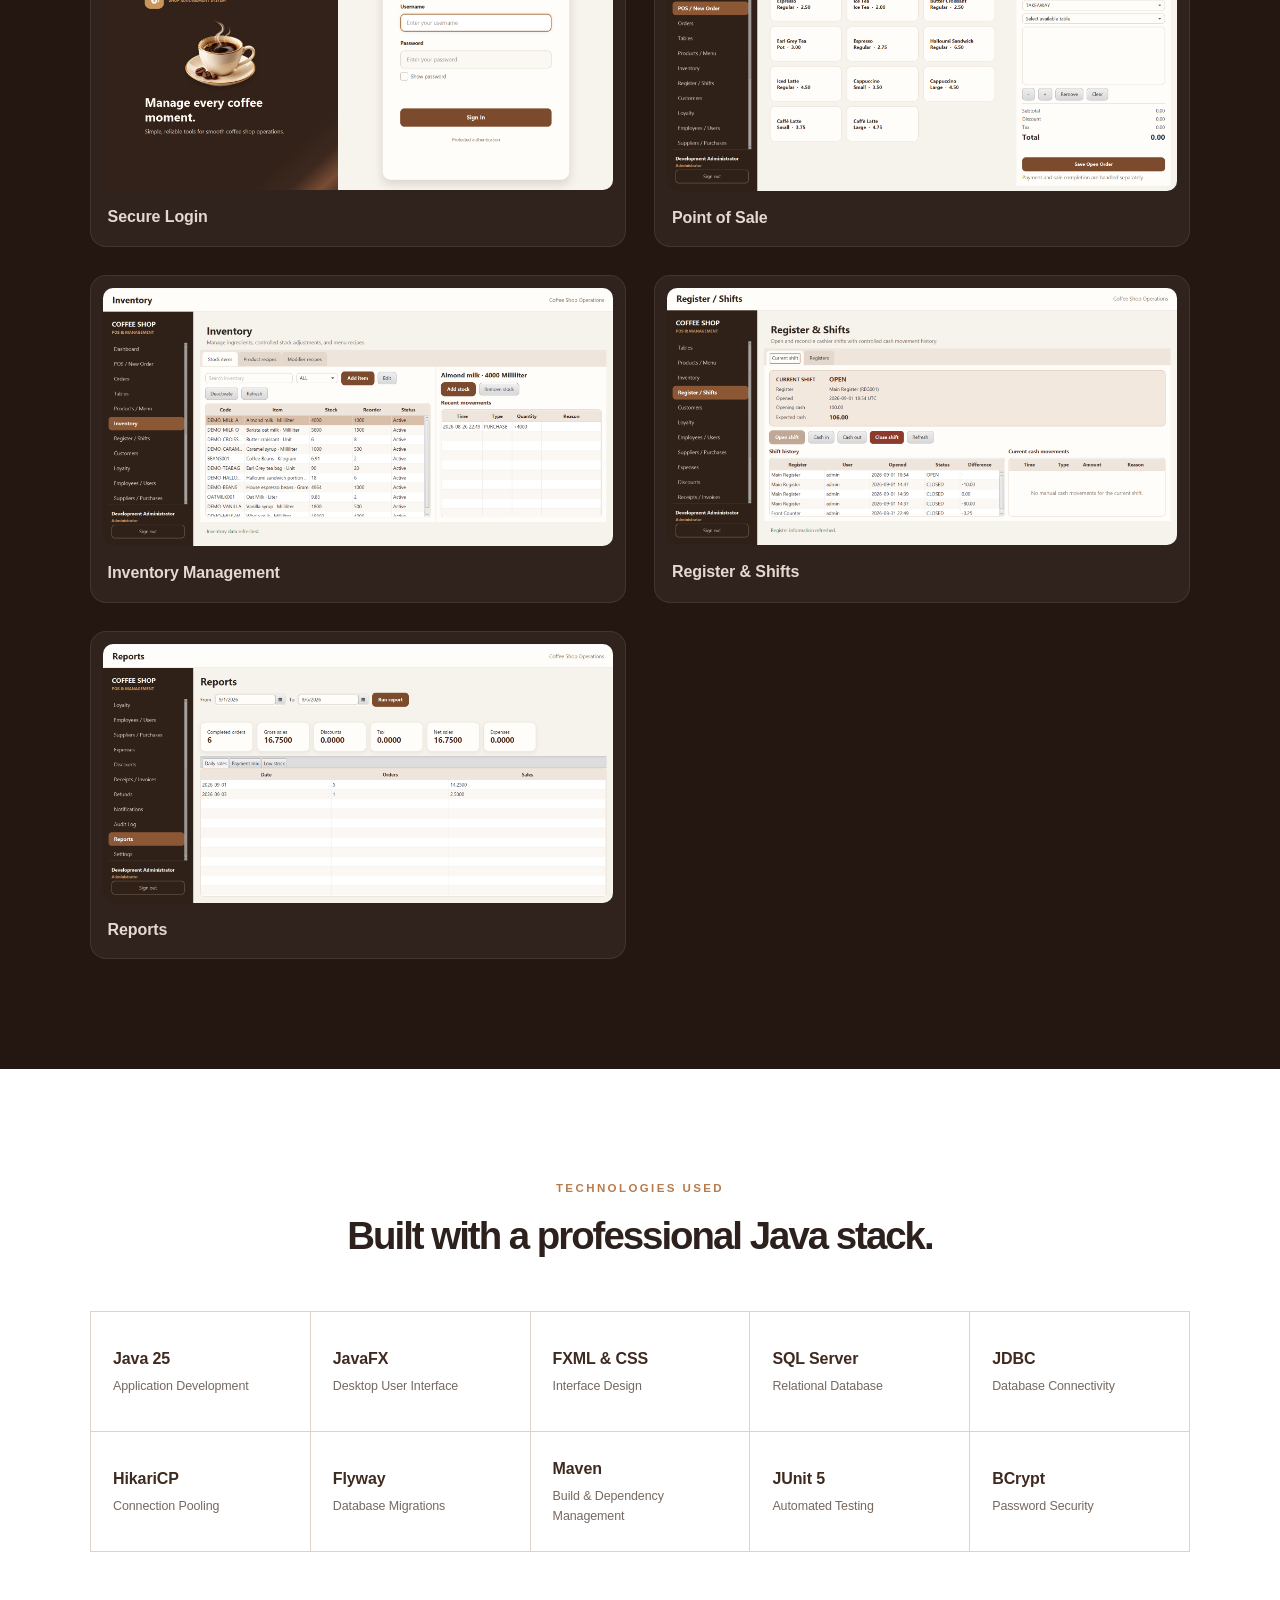
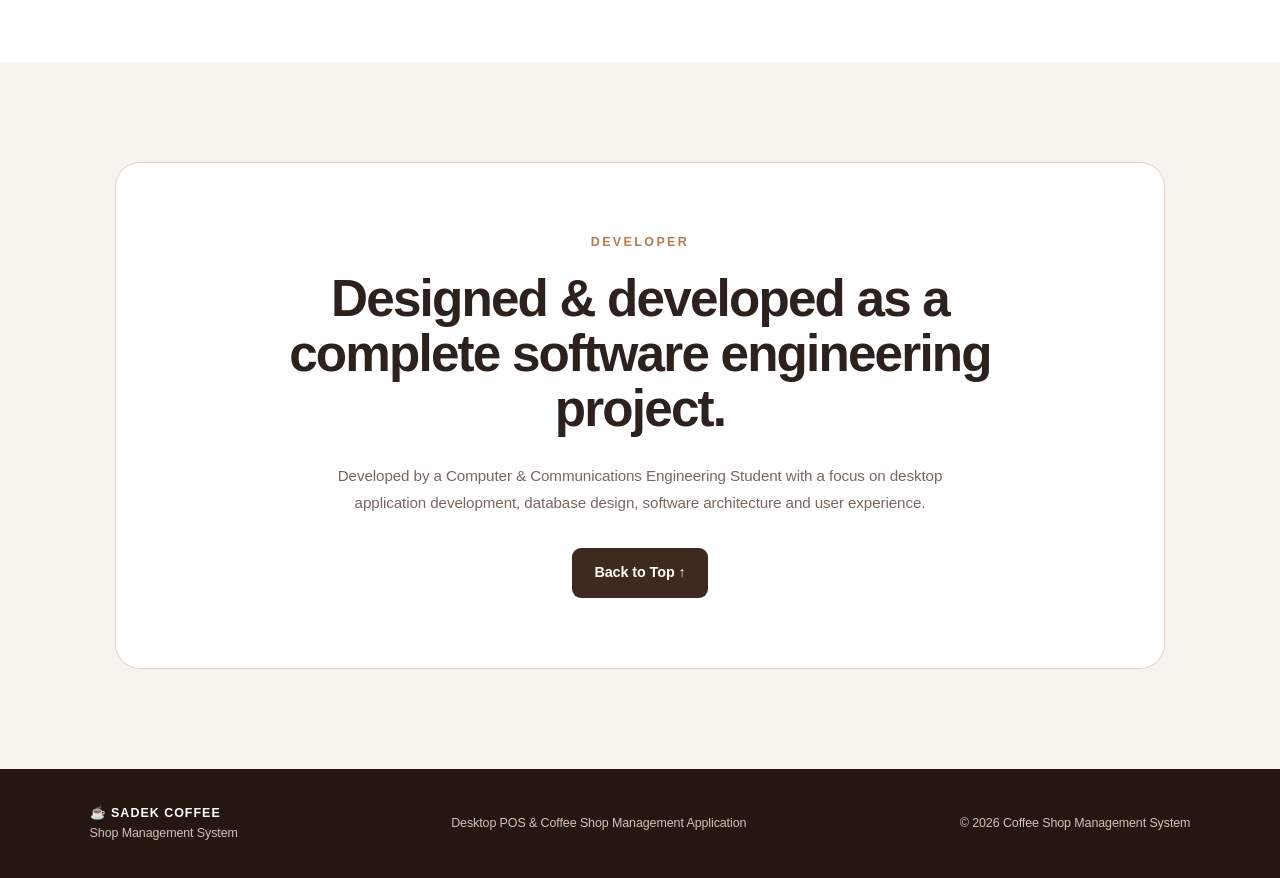
<file: docs/index-backup.html>
﻿<!DOCTYPE html>
<html lang="en">
<head>
    <meta charset="UTF-8">
    <meta name="viewport" content="width=device-width, initial-scale=1.0">
    <meta name="description" content="Coffee Shop Management System - Professional desktop POS and coffee shop management application.">
    <title>Sadek Coffee | Management System</title>
    <link rel="stylesheet" href="style.css">
</head>

<body>

<header class="navbar">
    <a href="#home" class="logo">
        <span class="logo-icon">☕</span>
        <span>SADEK COFFEE</span>
    </a>

    <nav>
        <a href="#about">About</a>
        <a href="#features">Features</a>
        <a href="#showcase">Showcase</a>
        <a href="#technology">Technology</a>
        <a href="#developer">Developer</a>
    </nav>

    <a href="#showcase" class="nav-button">View Project</a>
</header>


<main>

<section class="hero" id="home">
    <div class="hero-content">
        <p class="eyebrow">COFFEE SHOP MANAGEMENT SYSTEM</p>

        <h1>
            Smarter management<br>
            for every <span>coffee moment.</span>
        </h1>

        <p class="hero-description">
            A professional desktop point-of-sale and management system
            designed to simplify daily coffee shop operations, sales,
            inventory, employees, customers and business reporting.
        </p>

        <div class="hero-buttons">
            <a href="#showcase" class="primary-button">View Project</a>
            <a href="assets/video/demo.mp4" class="secondary-button">
                ▶ Watch Demo
            </a>
        </div>

        <div class="hero-stats">
            <div>
                <strong>JavaFX</strong>
                <span>Modern Desktop UI</span>
            </div>
            <div>
                <strong>SQL Server</strong>
                <span>Reliable Data Storage</span>
            </div>
            <div>
                <strong>Role Based</strong>
                <span>Secure Access</span>
            </div>
        </div>
    </div>

    <div class="hero-image">
        <img src="assets/images/dashboard.png" alt="Coffee Shop Dashboard">
    </div>
</section>


<section class="section about" id="about">
    <div class="section-heading">
        <p>PROJECT OVERVIEW</p>
        <h2>Built for real coffee shop operations.</h2>
    </div>

    <div class="about-grid">
        <div class="about-text">
            <p>
                Sadek Coffee Shop Management System is a desktop application
                developed to organize and manage the core operations of a
                modern coffee shop through one integrated platform.
            </p>

            <p>
                The system combines point-of-sale operations, order management,
                inventory control, customer management, employee access,
                reporting and administrative tools within a structured and
                responsive JavaFX interface.
            </p>
        </div>

        <div class="about-card">
            <span>01</span>
            <h3>Centralized Management</h3>
            <p>Manage daily operations from one connected system.</p>
        </div>

        <div class="about-card">
            <span>02</span>
            <h3>Secure Access</h3>
            <p>Different workspaces and permissions for different roles.</p>
        </div>
    </div>
</section>


<section class="section features-section" id="features">
    <div class="section-heading center">
        <p>MAIN FEATURES</p>
        <h2>Everything needed to run the shop.</h2>
    </div>

    <div class="features-grid">

        <article class="feature-card">
            <div class="feature-icon">☕</div>
            <h3>POS & Checkout</h3>
            <p>Create orders, select products and modifiers, and complete customer checkout efficiently.</p>
        </article>

        <article class="feature-card">
            <div class="feature-icon">▣</div>
            <h3>Orders & Tables</h3>
            <p>Manage customer orders, dine-in tables and operational order workflows.</p>
        </article>

        <article class="feature-card">
            <div class="feature-icon">◫</div>
            <h3>Menu & Inventory</h3>
            <p>Manage products, variants, ingredients, inventory levels and stock movements.</p>
        </article>

        <article class="feature-card">
            <div class="feature-icon">♙</div>
            <h3>Customers & Loyalty</h3>
            <p>Maintain customer records and manage loyalty accounts and transactions.</p>
        </article>

        <article class="feature-card">
            <div class="feature-icon">⌁</div>
            <h3>Register & Shifts</h3>
            <p>Control cashier registers, shifts and cash movements throughout the business day.</p>
        </article>

        <article class="feature-card">
            <div class="feature-icon">▥</div>
            <h3>Reports & Dashboard</h3>
            <p>View useful operational information and business reports through a centralized dashboard.</p>
        </article>

        <article class="feature-card">
            <div class="feature-icon">⇄</div>
            <h3>Purchasing & Expenses</h3>
            <p>Track suppliers, purchases and business expenses from within the application.</p>
        </article>

        <article class="feature-card">
            <div class="feature-icon">⌾</div>
            <h3>Roles & Security</h3>
            <p>Role-based workspaces support Administrator, Manager and Cashier access.</p>
        </article>

    </div>
</section>


<section class="section showcase" id="showcase">
    <div class="section-heading center">
        <p>PROJECT SHOWCASE</p>
        <h2>Inside the application.</h2>
        <span>Explore real screens from the Coffee Shop Management System.</span>
    </div>

    <div class="showcase-featured">
        <img src="assets/images/dashboard.png" alt="Dashboard">
        <div>
            <p>ADMINISTRATION</p>
            <h3>Business Dashboard</h3>
            <span>
                A centralized workspace providing quick access to important
                coffee shop operations and management tools.
            </span>
        </div>
    </div>

    <div class="screens-grid">

        <figure>
            <img src="assets/images/login.png" alt="Login Screen">
            <figcaption>Secure Login</figcaption>
        </figure>

        <figure>
            <img src="assets/images/pos.png" alt="Point of Sale">
            <figcaption>Point of Sale</figcaption>
        </figure>

        <figure>
            <img src="assets/images/inventory.png" alt="Inventory">
            <figcaption>Inventory Management</figcaption>
        </figure>

        <figure>
            <img src="assets/images/register.png" alt="Register Management">
            <figcaption>Register & Shifts</figcaption>
        </figure>

        <figure>
            <img src="assets/images/reports.png" alt="Reports">
            <figcaption>Reports</figcaption>
        </figure>

    </div>
</section>


<section class="section technology" id="technology">
    <div class="section-heading center">
        <p>TECHNOLOGIES USED</p>
        <h2>Built with a professional Java stack.</h2>
    </div>

    <div class="technology-grid">
        <div><strong>Java 25</strong><span>Application Development</span></div>
        <div><strong>JavaFX</strong><span>Desktop User Interface</span></div>
        <div><strong>FXML & CSS</strong><span>Interface Design</span></div>
        <div><strong>SQL Server</strong><span>Relational Database</span></div>
        <div><strong>JDBC</strong><span>Database Connectivity</span></div>
        <div><strong>HikariCP</strong><span>Connection Pooling</span></div>
        <div><strong>Flyway</strong><span>Database Migrations</span></div>
        <div><strong>Maven</strong><span>Build & Dependency Management</span></div>
        <div><strong>JUnit 5</strong><span>Automated Testing</span></div>
        <div><strong>BCrypt</strong><span>Password Security</span></div>
    </div>
</section>


<section class="developer-section" id="developer">
    <div class="developer-card">
        <p class="eyebrow">DEVELOPER</p>

        <h2>Designed & developed as a complete software engineering project.</h2>

        <p>
            Developed by a Computer & Communications Engineering Student
            with a focus on desktop application development, database design,
            software architecture and user experience.
        </p>

        <a href="#home" class="primary-button">Back to Top ↑</a>
    </div>
</section>

</main>


<footer>
    <div>
        <strong>☕ SADEK COFFEE</strong>
        <span>Shop Management System</span>
    </div>

    <p>Desktop POS & Coffee Shop Management Application</p>

    <p>© 2026 Coffee Shop Management System</p>
</footer>

</body>
</html>
</file>
<file: docs/style.css>
﻿:root {
    --brown: #3f2a1f;
    --brown-dark: #241711;
    --coffee: #79533d;
    --caramel: #b87b4b;
    --cream: #f7f2eb;
    --cream-dark: #eee4d8;
    --white: #ffffff;
    --text: #2c211c;
    --muted: #766961;
    --border: #ded3c8;
}

* {
    box-sizing: border-box;
    margin: 0;
    padding: 0;
}

html {
    scroll-behavior: smooth;
}

body {
    font-family: "Segoe UI", Arial, sans-serif;
    color: var(--text);
    background: var(--cream);
    line-height: 1.6;
}

img {
    max-width: 100%;
    display: block;
}

a {
    text-decoration: none;
    color: inherit;
}

.navbar {
    width: 100%;
    min-height: 76px;
    padding: 0 6%;
    display: flex;
    align-items: center;
    justify-content: space-between;
    gap: 30px;
    background: rgba(247, 242, 235, .96);
    border-bottom: 1px solid var(--border);
    position: sticky;
    top: 0;
    z-index: 1000;
    backdrop-filter: blur(12px);
}

.logo {
    display: flex;
    align-items: center;
    gap: 10px;
    font-weight: 800;
    letter-spacing: 1px;
    white-space: nowrap;
}

.logo-icon {
    width: 38px;
    height: 38px;
    display: grid;
    place-items: center;
    background: var(--brown);
    border-radius: 50%;
    color: white;
}

.navbar nav {
    display: flex;
    gap: 28px;
}

.navbar nav a {
    color: var(--muted);
    font-size: .92rem;
    font-weight: 600;
    transition: .2s;
}

.navbar nav a:hover {
    color: var(--brown);
}

.nav-button,
.primary-button,
.secondary-button {
    padding: 13px 22px;
    border-radius: 10px;
    font-weight: 700;
    display: inline-flex;
    align-items: center;
    justify-content: center;
    transition: .25s;
}

.nav-button,
.primary-button {
    background: var(--brown);
    color: white;
}

.nav-button:hover,
.primary-button:hover {
    transform: translateY(-2px);
    background: var(--brown-dark);
}

.secondary-button {
    border: 1px solid var(--border);
    background: white;
    color: var(--brown);
}

.secondary-button:hover {
    transform: translateY(-2px);
    border-color: var(--coffee);
}

.hero {
    min-height: calc(100vh - 76px);
    padding: 80px 6%;
    display: grid;
    grid-template-columns: .9fr 1.1fr;
    align-items: center;
    gap: 65px;
    background:
        radial-gradient(circle at 5% 10%, rgba(184,123,75,.13), transparent 30%),
        var(--cream);
}

.eyebrow,
.section-heading > p,
.showcase-featured div > p {
    color: var(--caramel);
    font-size: .78rem;
    letter-spacing: 2.2px;
    font-weight: 800;
    margin-bottom: 18px;
}

.hero h1 {
    font-size: clamp(3rem, 5vw, 5.5rem);
    line-height: 1.02;
    letter-spacing: -3px;
    max-width: 750px;
}

.hero h1 span {
    color: var(--caramel);
}

.hero-description {
    max-width: 620px;
    margin: 27px 0;
    color: var(--muted);
    font-size: 1.05rem;
}

.hero-buttons {
    display: flex;
    flex-wrap: wrap;
    gap: 13px;
}

.hero-image {
    position: relative;
}

.hero-image img {
    border-radius: 22px;
    box-shadow: 0 30px 80px rgba(45,30,20,.22);
    border: 7px solid white;
}

.hero-image::after {
    content: "";
    position: absolute;
    width: 45%;
    height: 45%;
    background: var(--caramel);
    opacity: .14;
    border-radius: 50%;
    right: -5%;
    bottom: -10%;
    z-index: -1;
}

.hero-stats {
    margin-top: 45px;
    display: flex;
    gap: 38px;
    flex-wrap: wrap;
}

.hero-stats div {
    display: flex;
    flex-direction: column;
}

.hero-stats strong {
    font-size: .95rem;
}

.hero-stats span {
    color: var(--muted);
    font-size: .78rem;
}

.section {
    padding: 110px 7%;
}

.section-heading {
    max-width: 720px;
    margin-bottom: 55px;
}

.section-heading.center {
    text-align: center;
    margin-left: auto;
    margin-right: auto;
}

.section-heading h2 {
    font-size: clamp(2rem, 3.5vw, 3.4rem);
    line-height: 1.08;
    letter-spacing: -1.5px;
}

.section-heading span {
    display: block;
    margin-top: 16px;
    color: var(--muted);
}

.about {
    background: white;
}

.about-grid {
    display: grid;
    grid-template-columns: 1.4fr .8fr .8fr;
    gap: 24px;
    align-items: stretch;
}

.about-text {
    font-size: 1.03rem;
    color: var(--muted);
    padding-right: 35px;
}

.about-text p + p {
    margin-top: 18px;
}

.about-card {
    background: var(--cream);
    padding: 32px;
    border-radius: 18px;
    border: 1px solid var(--border);
}

.about-card span {
    color: var(--caramel);
    font-weight: 800;
    font-size: .85rem;
}

.about-card h3 {
    margin: 30px 0 10px;
}

.about-card p {
    color: var(--muted);
    font-size: .9rem;
}

.features-section {
    background: var(--cream);
}

.features-grid {
    display: grid;
    grid-template-columns: repeat(4, 1fr);
    gap: 18px;
}

.feature-card {
    padding: 30px;
    border: 1px solid var(--border);
    border-radius: 17px;
    background: white;
    transition: .25s;
}

.feature-card:hover {
    transform: translateY(-6px);
    box-shadow: 0 18px 45px rgba(60,40,25,.09);
}

.feature-icon {
    width: 48px;
    height: 48px;
    display: grid;
    place-items: center;
    border-radius: 12px;
    background: var(--cream-dark);
    color: var(--brown);
    font-size: 1.35rem;
    margin-bottom: 28px;
}

.feature-card h3 {
    margin-bottom: 10px;
}

.feature-card p {
    color: var(--muted);
    font-size: .9rem;
}

.showcase {
    background: var(--brown-dark);
    color: white;
}

.showcase .section-heading span {
    color: #cbbfb6;
}

.showcase-featured {
    display: grid;
    grid-template-columns: 1.45fr .55fr;
    gap: 45px;
    align-items: center;
    margin-bottom: 55px;
}

.showcase-featured img {
    width: 100%;
    border-radius: 18px;
    border: 5px solid rgba(255,255,255,.08);
    box-shadow: 0 25px 70px rgba(0,0,0,.35);
}

.showcase-featured h3 {
    font-size: 2rem;
    margin-bottom: 14px;
}

.showcase-featured span {
    color: #cbbfb6;
}

.screens-grid {
    display: grid;
    grid-template-columns: repeat(2, 1fr);
    gap: 28px;
}

.screens-grid figure {
    background: rgba(255,255,255,.055);
    border: 1px solid rgba(255,255,255,.08);
    padding: 12px;
    border-radius: 16px;
}

.screens-grid img {
    border-radius: 10px;
    width: 100%;
}

.screens-grid figcaption {
    padding: 14px 5px 4px;
    font-weight: 600;
    color: #e4d9d0;
}

.technology {
    background: white;
}

.technology-grid {
    max-width: 1100px;
    margin: auto;
    display: grid;
    grid-template-columns: repeat(5, 1fr);
    border-top: 1px solid var(--border);
    border-left: 1px solid var(--border);
}

.technology-grid div {
    min-height: 120px;
    padding: 22px;
    border-right: 1px solid var(--border);
    border-bottom: 1px solid var(--border);
    display: flex;
    flex-direction: column;
    justify-content: center;
    gap: 5px;
}

.technology-grid strong {
    color: var(--brown);
}

.technology-grid span {
    color: var(--muted);
    font-size: .78rem;
}

.developer-section {
    padding: 100px 7%;
    background: var(--cream);
}

.developer-card {
    max-width: 1100px;
    margin: auto;
    text-align: center;
    padding: 70px 10%;
    background: white;
    border-radius: 25px;
    border: 1px solid var(--border);
}

.developer-card h2 {
    font-size: clamp(2rem, 4vw, 3.6rem);
    line-height: 1.05;
    max-width: 850px;
    margin: auto;
}

.developer-card > p:not(.eyebrow) {
    color: var(--muted);
    max-width: 700px;
    margin: 25px auto 32px;
}

footer {
    padding: 35px 7%;
    background: var(--brown-dark);
    color: #cfc3bb;
    display: flex;
    justify-content: space-between;
    align-items: center;
    gap: 25px;
    font-size: .82rem;
}

footer div {
    display: flex;
    flex-direction: column;
}

footer strong {
    color: white;
    letter-spacing: 1px;
}

@media (max-width: 1100px) {
    .navbar nav {
        display: none;
    }

    .hero {
        grid-template-columns: 1fr;
    }

    .hero-content {
        text-align: center;
    }

    .hero-description {
        margin-left: auto;
        margin-right: auto;
    }

    .hero-buttons,
    .hero-stats {
        justify-content: center;
    }

    .features-grid {
        grid-template-columns: repeat(2, 1fr);
    }

    .about-grid {
        grid-template-columns: 1fr 1fr;
    }

    .about-text {
        grid-column: 1 / -1;
    }

    .technology-grid {
        grid-template-columns: repeat(2, 1fr);
    }
}

@media (max-width: 760px) {
    .navbar {
        padding: 0 4%;
    }

    .nav-button {
        display: none;
    }

    .hero {
        padding: 65px 5%;
        min-height: auto;
    }

    .hero h1 {
        letter-spacing: -2px;
    }

    .section {
        padding: 80px 5%;
    }

    .features-grid,
    .about-grid,
    .showcase-featured,
    .screens-grid,
    .technology-grid {
        grid-template-columns: 1fr;
    }

    .about-text {
        padding-right: 0;
    }

    .hero-stats {
        gap: 20px;
    }

    .developer-section {
        padding: 70px 5%;
    }

    .developer-card {
        padding: 50px 25px;
    }

    footer {
        flex-direction: column;
        text-align: center;
    }
}

.developer-name {
    display: block;
    margin-top: 22px;
    font-size: 1.1rem;
    color: var(--brown);
    font-weight: 800;
}

.developer-role {
    margin-top: 6px !important;
    margin-bottom: 8px !important;
    color: var(--caramel) !important;
    font-weight: 700;
}

.hero-description {
    max-width: 650px;
    line-height: 1.75;
}


body {
    font-family: "Inter", sans-serif;
}

h1, h2, h3,
.logo,
.brand,
.nav-button,
.primary-button,
.secondary-button,
.developer-name {
    font-family: "Manrope", sans-serif;
}

.hero h1 {
    font-weight: 800;
    letter-spacing: -2.5px;
}

.section-heading h2 {
    font-weight: 800;
    letter-spacing: -1.8px;
}


body {
    font-family: "Inter", sans-serif;
    letter-spacing: -0.1px;
}

.navbar {
    min-height: 72px;
}

.navbar nav a {
    font-size: 0.9rem;
    font-weight: 500;
}

.logo {
    font-family: "Manrope", sans-serif;
    font-weight: 800;
    letter-spacing: 0.8px;
}

.hero h1 {
    font-family: "Manrope", sans-serif;
    font-size: clamp(2.8rem, 4.6vw, 5rem);
    line-height: 1.03;
    letter-spacing: -2.2px;
    font-weight: 800;
}

.hero-description {
    font-size: 1rem;
    line-height: 1.8;
    color: var(--muted);
    max-width: 620px;
}

.section-heading h2 {
    font-family: "Manrope", sans-serif;
    font-size: clamp(2rem, 3vw, 3.1rem);
    line-height: 1.08;
    letter-spacing: -1.4px;
    font-weight: 800;
}

.section-heading > p {
    font-size: 0.72rem;
    letter-spacing: 2px;
}

.feature-card h3,
.about-card h3,
.showcase-featured h3 {
    font-family: "Manrope", sans-serif;
    font-weight: 700;
}

.feature-card p,
.about-card p,
.showcase-featured span {
    line-height: 1.7;
}

.primary-button,
.secondary-button,
.nav-button {
    font-family: "Manrope", sans-serif;
    font-size: 0.9rem;
    font-weight: 700;
    border-radius: 9px;
}

.developer-name {
    font-family: "Manrope", sans-serif;
    font-size: 1.05rem;
    font-weight: 800;
}

.developer-role {
    font-size: 0.92rem;
    font-weight: 600;
}

footer {
    font-size: 0.78rem;
}


/* FINAL POLISH */

.screens-grid figure,
.showcase-featured img {
    transition: transform 0.3s ease, box-shadow 0.3s ease;
}

.screens-grid figure:hover {
    transform: translateY(-5px);
}

.screens-grid figure:hover img {
    transform: scale(1.015);
}

.showcase-featured img:hover {
    transform: scale(1.01);
    box-shadow: 0 30px 75px rgba(0,0,0,.4);
}

.developer-card {
    max-width: 1050px;
}

.developer-name {
    display: block;
    margin-top: 22px;
    font-family: "Manrope", sans-serif;
    font-size: 1.15rem;
    font-weight: 800;
    color: var(--brown);
}

.developer-role {
    margin: 5px auto 10px !important;
    color: var(--caramel) !important;
    font-weight: 600;
}

footer strong {
    font-family: "Manrope", sans-serif;
}


.developer-card h2 {
    font-family: "Manrope", sans-serif;
    font-weight: 800;
    letter-spacing: -1.8px;
    line-height: 1.08;
}

.developer-name {
    font-family: "Cormorant Garamond", serif;
    font-size: 1.65rem;
    font-weight: 700;
    letter-spacing: 0.2px;
    color: var(--brown);
}

.developer-role {
    font-family: "Inter", sans-serif;
    font-size: 0.9rem;
    font-weight: 600;
    letter-spacing: 0.4px;
}

.developer-card > p:not(.eyebrow):not(.developer-role) {
    font-family: "Inter", sans-serif;
    font-size: 0.95rem;
    line-height: 1.8;
    max-width: 650px;
}


/* TYPOGRAPHY REFINEMENT */

.hero h1 {
    font-family: "Manrope", sans-serif;
    font-weight: 800;
    font-size: clamp(3rem, 5vw, 5.4rem);
    line-height: 0.98;
    letter-spacing: -3.2px;
}

.hero-description {
    font-family: "Inter", sans-serif;
    font-size: 1.05rem;
    font-weight: 400;
    line-height: 1.75;
    letter-spacing: -0.15px;
    max-width: 660px;
}

.section-heading h2 {
    font-family: "Manrope", sans-serif;
    font-weight: 800;
    letter-spacing: -2px;
    line-height: 1.05;
}

.section-heading > p,
.eyebrow {
    font-family: "Inter", sans-serif;
    font-weight: 700;
    letter-spacing: 2.4px;
    text-transform: uppercase;
}


@media (max-width: 760px) {
    .hero {
        padding: 25px 5% 55px;
    }

    .hero-content {
        margin-top: 0;
    }

    .hero-stats {
        display: grid;
        grid-template-columns: repeat(3, 1fr);
        gap: 14px;
        align-items: start;
    }

    .hero-stats > * {
        min-width: 0;
        text-align: center;
    }

    .hero-stats strong {
        font-size: 0.95rem;
    }

    .hero-stats span {
        font-size: 0.78rem;
        line-height: 1.35;
    }
}

@media (max-width: 760px) {
    .hero {
        padding-top: 5px;
    }

    .eyebrow {
        margin-top: 0;
        margin-bottom: 12px;
    }

    .hero-stats {
        display: grid;
        grid-template-columns: 1fr;
        gap: 16px;
        margin-top: 32px;
        max-width: 320px;
        margin-left: auto;
        margin-right: auto;
    }

    .hero-stats div {
        align-items: center;
        text-align: center;
    }
}
</file>
<file: portfolio/style.css>
﻿:root {
    --brown: #3f2a1f;
    --brown-dark: #241711;
    --coffee: #79533d;
    --caramel: #b87b4b;
    --cream: #f7f2eb;
    --cream-dark: #eee4d8;
    --white: #ffffff;
    --text: #2c211c;
    --muted: #766961;
    --border: #ded3c8;
}

* {
    box-sizing: border-box;
    margin: 0;
    padding: 0;
}

html {
    scroll-behavior: smooth;
}

body {
    font-family: "Segoe UI", Arial, sans-serif;
    color: var(--text);
    background: var(--cream);
    line-height: 1.6;
}

img {
    max-width: 100%;
    display: block;
}

a {
    text-decoration: none;
    color: inherit;
}

.navbar {
    width: 100%;
    min-height: 76px;
    padding: 0 6%;
    display: flex;
    align-items: center;
    justify-content: space-between;
    gap: 30px;
    background: rgba(247, 242, 235, .96);
    border-bottom: 1px solid var(--border);
    position: sticky;
    top: 0;
    z-index: 1000;
    backdrop-filter: blur(12px);
}

.logo {
    display: flex;
    align-items: center;
    gap: 10px;
    font-weight: 800;
    letter-spacing: 1px;
    white-space: nowrap;
}

.logo-icon {
    width: 38px;
    height: 38px;
    display: grid;
    place-items: center;
    background: var(--brown);
    border-radius: 50%;
    color: white;
}

.navbar nav {
    display: flex;
    gap: 28px;
}

.navbar nav a {
    color: var(--muted);
    font-size: .92rem;
    font-weight: 600;
    transition: .2s;
}

.navbar nav a:hover {
    color: var(--brown);
}

.nav-button,
.primary-button,
.secondary-button {
    padding: 13px 22px;
    border-radius: 10px;
    font-weight: 700;
    display: inline-flex;
    align-items: center;
    justify-content: center;
    transition: .25s;
}

.nav-button,
.primary-button {
    background: var(--brown);
    color: white;
}

.nav-button:hover,
.primary-button:hover {
    transform: translateY(-2px);
    background: var(--brown-dark);
}

.secondary-button {
    border: 1px solid var(--border);
    background: white;
    color: var(--brown);
}

.secondary-button:hover {
    transform: translateY(-2px);
    border-color: var(--coffee);
}

.hero {
    min-height: calc(100vh - 76px);
    padding: 80px 6%;
    display: grid;
    grid-template-columns: .9fr 1.1fr;
    align-items: center;
    gap: 65px;
    background:
        radial-gradient(circle at 5% 10%, rgba(184,123,75,.13), transparent 30%),
        var(--cream);
}

.eyebrow,
.section-heading > p,
.showcase-featured div > p {
    color: var(--caramel);
    font-size: .78rem;
    letter-spacing: 2.2px;
    font-weight: 800;
    margin-bottom: 18px;
}

.hero h1 {
    font-size: clamp(3rem, 5vw, 5.5rem);
    line-height: 1.02;
    letter-spacing: -3px;
    max-width: 750px;
}

.hero h1 span {
    color: var(--caramel);
}

.hero-description {
    max-width: 620px;
    margin: 27px 0;
    color: var(--muted);
    font-size: 1.05rem;
}

.hero-buttons {
    display: flex;
    flex-wrap: wrap;
    gap: 13px;
}

.hero-image {
    position: relative;
}

.hero-image img {
    border-radius: 22px;
    box-shadow: 0 30px 80px rgba(45,30,20,.22);
    border: 7px solid white;
}

.hero-image::after {
    content: "";
    position: absolute;
    width: 45%;
    height: 45%;
    background: var(--caramel);
    opacity: .14;
    border-radius: 50%;
    right: -5%;
    bottom: -10%;
    z-index: -1;
}

.hero-stats {
    margin-top: 45px;
    display: flex;
    gap: 38px;
    flex-wrap: wrap;
}

.hero-stats div {
    display: flex;
    flex-direction: column;
}

.hero-stats strong {
    font-size: .95rem;
}

.hero-stats span {
    color: var(--muted);
    font-size: .78rem;
}

.section {
    padding: 110px 7%;
}

.section-heading {
    max-width: 720px;
    margin-bottom: 55px;
}

.section-heading.center {
    text-align: center;
    margin-left: auto;
    margin-right: auto;
}

.section-heading h2 {
    font-size: clamp(2rem, 3.5vw, 3.4rem);
    line-height: 1.08;
    letter-spacing: -1.5px;
}

.section-heading span {
    display: block;
    margin-top: 16px;
    color: var(--muted);
}

.about {
    background: white;
}

.about-grid {
    display: grid;
    grid-template-columns: 1.4fr .8fr .8fr;
    gap: 24px;
    align-items: stretch;
}

.about-text {
    font-size: 1.03rem;
    color: var(--muted);
    padding-right: 35px;
}

.about-text p + p {
    margin-top: 18px;
}

.about-card {
    background: var(--cream);
    padding: 32px;
    border-radius: 18px;
    border: 1px solid var(--border);
}

.about-card span {
    color: var(--caramel);
    font-weight: 800;
    font-size: .85rem;
}

.about-card h3 {
    margin: 30px 0 10px;
}

.about-card p {
    color: var(--muted);
    font-size: .9rem;
}

.features-section {
    background: var(--cream);
}

.features-grid {
    display: grid;
    grid-template-columns: repeat(4, 1fr);
    gap: 18px;
}

.feature-card {
    padding: 30px;
    border: 1px solid var(--border);
    border-radius: 17px;
    background: white;
    transition: .25s;
}

.feature-card:hover {
    transform: translateY(-6px);
    box-shadow: 0 18px 45px rgba(60,40,25,.09);
}

.feature-icon {
    width: 48px;
    height: 48px;
    display: grid;
    place-items: center;
    border-radius: 12px;
    background: var(--cream-dark);
    color: var(--brown);
    font-size: 1.35rem;
    margin-bottom: 28px;
}

.feature-card h3 {
    margin-bottom: 10px;
}

.feature-card p {
    color: var(--muted);
    font-size: .9rem;
}

.showcase {
    background: var(--brown-dark);
    color: white;
}

.showcase .section-heading span {
    color: #cbbfb6;
}

.showcase-featured {
    display: grid;
    grid-template-columns: 1.45fr .55fr;
    gap: 45px;
    align-items: center;
    margin-bottom: 55px;
}

.showcase-featured img {
    width: 100%;
    border-radius: 18px;
    border: 5px solid rgba(255,255,255,.08);
    box-shadow: 0 25px 70px rgba(0,0,0,.35);
}

.showcase-featured h3 {
    font-size: 2rem;
    margin-bottom: 14px;
}

.showcase-featured span {
    color: #cbbfb6;
}

.screens-grid {
    display: grid;
    grid-template-columns: repeat(2, 1fr);
    gap: 28px;
}

.screens-grid figure {
    background: rgba(255,255,255,.055);
    border: 1px solid rgba(255,255,255,.08);
    padding: 12px;
    border-radius: 16px;
}

.screens-grid img {
    border-radius: 10px;
    width: 100%;
}

.screens-grid figcaption {
    padding: 14px 5px 4px;
    font-weight: 600;
    color: #e4d9d0;
}

.technology {
    background: white;
}

.technology-grid {
    max-width: 1100px;
    margin: auto;
    display: grid;
    grid-template-columns: repeat(5, 1fr);
    border-top: 1px solid var(--border);
    border-left: 1px solid var(--border);
}

.technology-grid div {
    min-height: 120px;
    padding: 22px;
    border-right: 1px solid var(--border);
    border-bottom: 1px solid var(--border);
    display: flex;
    flex-direction: column;
    justify-content: center;
    gap: 5px;
}

.technology-grid strong {
    color: var(--brown);
}

.technology-grid span {
    color: var(--muted);
    font-size: .78rem;
}

.developer-section {
    padding: 100px 7%;
    background: var(--cream);
}

.developer-card {
    max-width: 1100px;
    margin: auto;
    text-align: center;
    padding: 70px 10%;
    background: white;
    border-radius: 25px;
    border: 1px solid var(--border);
}

.developer-card h2 {
    font-size: clamp(2rem, 4vw, 3.6rem);
    line-height: 1.05;
    max-width: 850px;
    margin: auto;
}

.developer-card > p:not(.eyebrow) {
    color: var(--muted);
    max-width: 700px;
    margin: 25px auto 32px;
}

footer {
    padding: 35px 7%;
    background: var(--brown-dark);
    color: #cfc3bb;
    display: flex;
    justify-content: space-between;
    align-items: center;
    gap: 25px;
    font-size: .82rem;
}

footer div {
    display: flex;
    flex-direction: column;
}

footer strong {
    color: white;
    letter-spacing: 1px;
}

@media (max-width: 1100px) {
    .navbar nav {
        display: none;
    }

    .hero {
        grid-template-columns: 1fr;
    }

    .hero-content {
        text-align: center;
    }

    .hero-description {
        margin-left: auto;
        margin-right: auto;
    }

    .hero-buttons,
    .hero-stats {
        justify-content: center;
    }

    .features-grid {
        grid-template-columns: repeat(2, 1fr);
    }

    .about-grid {
        grid-template-columns: 1fr 1fr;
    }

    .about-text {
        grid-column: 1 / -1;
    }

    .technology-grid {
        grid-template-columns: repeat(2, 1fr);
    }
}

@media (max-width: 760px) {
    .navbar {
        padding: 0 4%;
    }

    .nav-button {
        display: none;
    }

    .hero {
        padding: 65px 5%;
        min-height: auto;
    }

    .hero h1 {
        letter-spacing: -2px;
    }

    .section {
        padding: 80px 5%;
    }

    .features-grid,
    .about-grid,
    .showcase-featured,
    .screens-grid,
    .technology-grid {
        grid-template-columns: 1fr;
    }

    .about-text {
        padding-right: 0;
    }

    .hero-stats {
        gap: 20px;
    }

    .developer-section {
        padding: 70px 5%;
    }

    .developer-card {
        padding: 50px 25px;
    }

    footer {
        flex-direction: column;
        text-align: center;
    }
}

.developer-name {
    display: block;
    margin-top: 22px;
    font-size: 1.1rem;
    color: var(--brown);
    font-weight: 800;
}

.developer-role {
    margin-top: 6px !important;
    margin-bottom: 8px !important;
    color: var(--caramel) !important;
    font-weight: 700;
}

.hero-description {
    max-width: 650px;
    line-height: 1.75;
}


body {
    font-family: "Inter", sans-serif;
}

h1, h2, h3,
.logo,
.brand,
.nav-button,
.primary-button,
.secondary-button,
.developer-name {
    font-family: "Manrope", sans-serif;
}

.hero h1 {
    font-weight: 800;
    letter-spacing: -2.5px;
}

.section-heading h2 {
    font-weight: 800;
    letter-spacing: -1.8px;
}


body {
    font-family: "Inter", sans-serif;
    letter-spacing: -0.1px;
}

.navbar {
    min-height: 72px;
}

.navbar nav a {
    font-size: 0.9rem;
    font-weight: 500;
}

.logo {
    font-family: "Manrope", sans-serif;
    font-weight: 800;
    letter-spacing: 0.8px;
}

.hero h1 {
    font-family: "Manrope", sans-serif;
    font-size: clamp(2.8rem, 4.6vw, 5rem);
    line-height: 1.03;
    letter-spacing: -2.2px;
    font-weight: 800;
}

.hero-description {
    font-size: 1rem;
    line-height: 1.8;
    color: var(--muted);
    max-width: 620px;
}

.section-heading h2 {
    font-family: "Manrope", sans-serif;
    font-size: clamp(2rem, 3vw, 3.1rem);
    line-height: 1.08;
    letter-spacing: -1.4px;
    font-weight: 800;
}

.section-heading > p {
    font-size: 0.72rem;
    letter-spacing: 2px;
}

.feature-card h3,
.about-card h3,
.showcase-featured h3 {
    font-family: "Manrope", sans-serif;
    font-weight: 700;
}

.feature-card p,
.about-card p,
.showcase-featured span {
    line-height: 1.7;
}

.primary-button,
.secondary-button,
.nav-button {
    font-family: "Manrope", sans-serif;
    font-size: 0.9rem;
    font-weight: 700;
    border-radius: 9px;
}

.developer-name {
    font-family: "Manrope", sans-serif;
    font-size: 1.05rem;
    font-weight: 800;
}

.developer-role {
    font-size: 0.92rem;
    font-weight: 600;
}

footer {
    font-size: 0.78rem;
}


/* FINAL POLISH */

.screens-grid figure,
.showcase-featured img {
    transition: transform 0.3s ease, box-shadow 0.3s ease;
}

.screens-grid figure:hover {
    transform: translateY(-5px);
}

.screens-grid figure:hover img {
    transform: scale(1.015);
}

.showcase-featured img:hover {
    transform: scale(1.01);
    box-shadow: 0 30px 75px rgba(0,0,0,.4);
}

.developer-card {
    max-width: 1050px;
}

.developer-name {
    display: block;
    margin-top: 22px;
    font-family: "Manrope", sans-serif;
    font-size: 1.15rem;
    font-weight: 800;
    color: var(--brown);
}

.developer-role {
    margin: 5px auto 10px !important;
    color: var(--caramel) !important;
    font-weight: 600;
}

footer strong {
    font-family: "Manrope", sans-serif;
}


.developer-card h2 {
    font-family: "Manrope", sans-serif;
    font-weight: 800;
    letter-spacing: -1.8px;
    line-height: 1.08;
}

.developer-name {
    font-family: "Cormorant Garamond", serif;
    font-size: 1.65rem;
    font-weight: 700;
    letter-spacing: 0.2px;
    color: var(--brown);
}

.developer-role {
    font-family: "Inter", sans-serif;
    font-size: 0.9rem;
    font-weight: 600;
    letter-spacing: 0.4px;
}

.developer-card > p:not(.eyebrow):not(.developer-role) {
    font-family: "Inter", sans-serif;
    font-size: 0.95rem;
    line-height: 1.8;
    max-width: 650px;
}


/* TYPOGRAPHY REFINEMENT */

.hero h1 {
    font-family: "Manrope", sans-serif;
    font-weight: 800;
    font-size: clamp(3rem, 5vw, 5.4rem);
    line-height: 0.98;
    letter-spacing: -3.2px;
}

.hero-description {
    font-family: "Inter", sans-serif;
    font-size: 1.05rem;
    font-weight: 400;
    line-height: 1.75;
    letter-spacing: -0.15px;
    max-width: 660px;
}

.section-heading h2 {
    font-family: "Manrope", sans-serif;
    font-weight: 800;
    letter-spacing: -2px;
    line-height: 1.05;
}

.section-heading > p,
.eyebrow {
    font-family: "Inter", sans-serif;
    font-weight: 700;
    letter-spacing: 2.4px;
    text-transform: uppercase;
}
</file>
